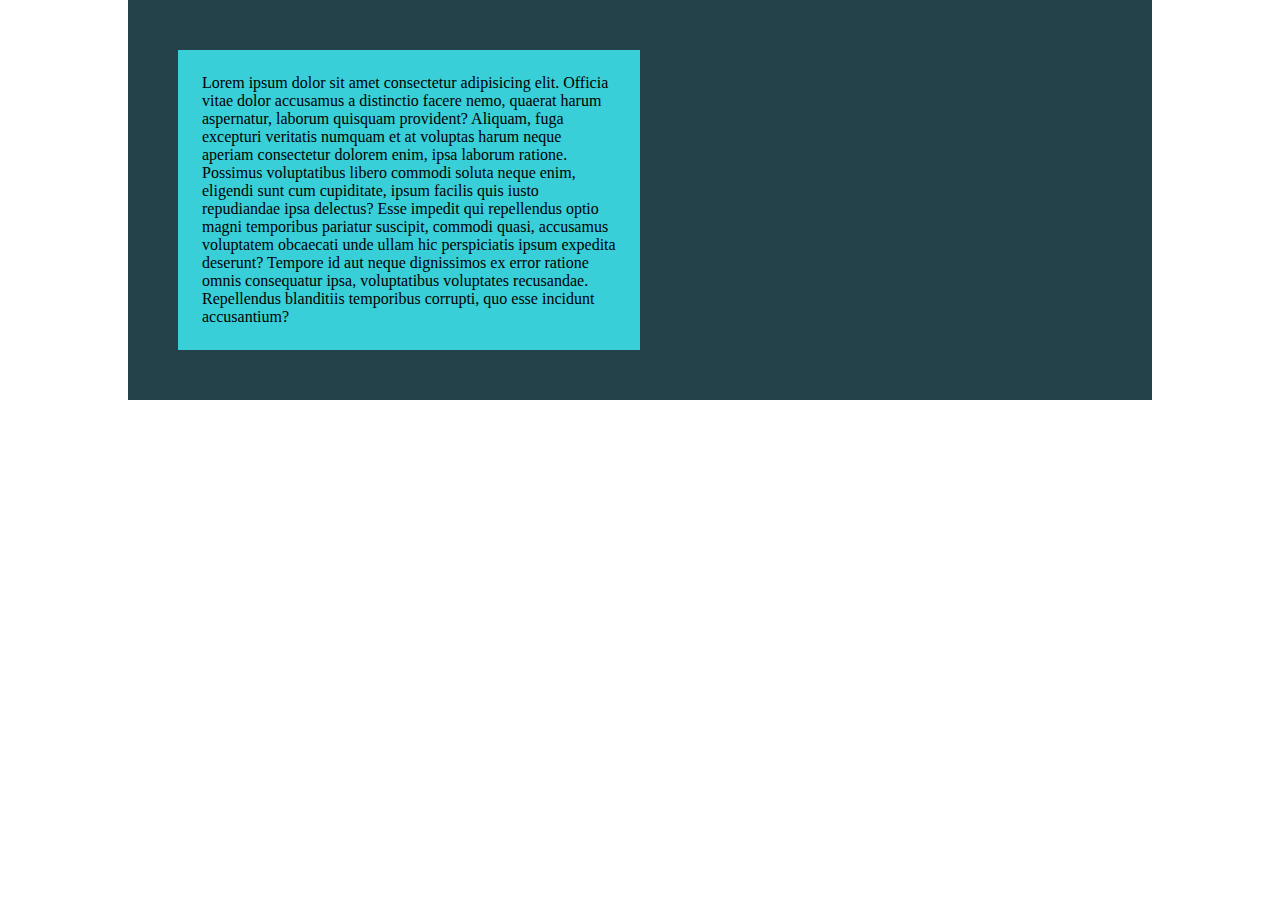
<file: index.html>
<!DOCTYPE html>
<html lang="en">
<head>
    <meta charset="UTF-8">
    <meta name="viewport" content="width=device-width, initial-scale=1.0">
    <title>Responsive Layouts</title>
    <link rel="stylesheet" href="style.css">
</head>
<body>
    <div class="parent">
        <div class="child">
            Lorem ipsum dolor sit amet consectetur adipisicing elit. Officia vitae dolor
            accusamus a distinctio facere nemo, quaerat harum aspernatur, laborum quisquam
            provident? Aliquam, fuga excepturi veritatis numquam et at voluptas harum neque
            aperiam consectetur dolorem enim, ipsa laborum ratione. Possimus voluptatibus 
            libero commodi soluta neque enim, eligendi sunt cum cupiditate, ipsum facilis 
            quis iusto repudiandae ipsa delectus? Esse impedit qui repellendus optio magni 
            temporibus pariatur suscipit, commodi quasi, accusamus voluptatem obcaecati unde 
            ullam hic perspiciatis ipsum expedita deserunt? Tempore id aut neque dignissimos 
            ex error ratione omnis consequatur ipsa, voluptatibus voluptates recusandae. 
            Repellendus blanditiis temporibus corrupti, quo esse incidunt accusantium?
        </div>
    </div>
</body>
</html>
</file>
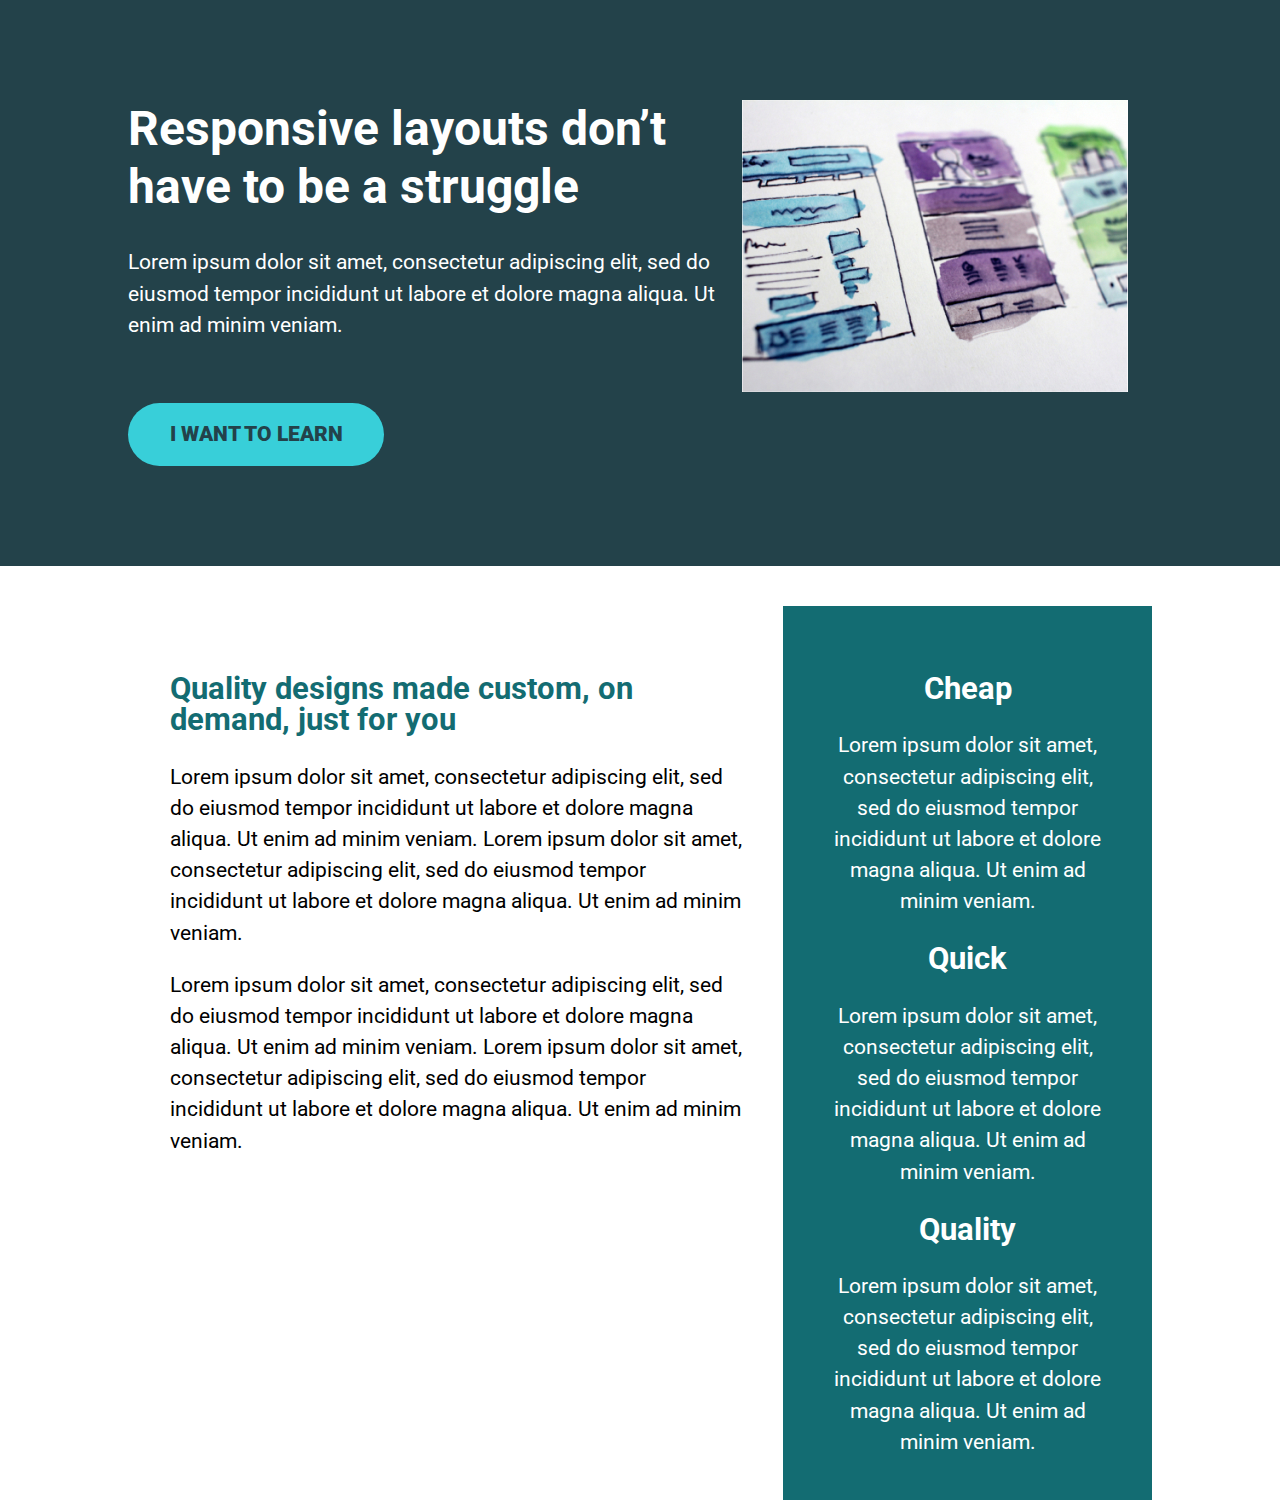
<file: 02-6 - challenge 2/index.html>
<!DOCTYPE html>
<html lang="en">

<head>
    <meta charset="UTF-8">
    <meta name="viewport" content="width=device-width, initial-scale=1.0">
    <title>Conquering Rsponsive Layouts</title>
    <link href="https://fonts.googleapis.com/css2?family=Roboto:wght@400;900&display=swap" rel="stylesheet">
    <link rel="stylesheet" href="style.css">
</head>

<body>
    <div class="hero">
        <div class="container row">
            <div class="hero__text">
                <h1>Responsive layouts don’t have to be a struggle</h1>
                <p>Lorem ipsum dolor sit amet, consectetur adipiscing elit, sed do eiusmod tempor incididunt ut labore
                    et dolore magna aliqua. Ut enim ad minim veniam.</p>
                <a href="#" class="btn">I want to learn</a>
            </div>
            <div class="hero__img">
                <img src="./img/hero-img.jpg" alt="web-layout">
            </div>
        </div>
    </div>
    <div class="container row">
        <div class="two-row">
            <h2 class="two-row-title">
                Quality designs made custom, on demand, just for you
            </h2>

            <p>
                Lorem ipsum dolor sit amet, consectetur adipiscing elit, sed do eiusmod tempor incididunt ut labore
                et
                dolore magna aliqua. Ut enim ad minim veniam. Lorem ipsum dolor sit amet, consectetur adipiscing
                elit,
                sed do eiusmod tempor incididunt ut labore et dolore magna aliqua. Ut enim ad minim veniam.
            </p>

            <p>
                Lorem ipsum dolor sit amet, consectetur adipiscing elit, sed do eiusmod tempor incididunt ut labore
                et
                dolore magna aliqua. Ut enim ad minim veniam. Lorem ipsum dolor sit amet, consectetur adipiscing
                elit,
                sed do eiusmod tempor incididunt ut labore et dolore magna aliqua. Ut enim ad minim veniam.
            </p>
        </div>
        <div class="three-row">
            <h2>
                Cheap
            </h2>
            <p>
            Lorem ipsum dolor sit amet, consectetur adipiscing elit, sed do eiusmod tempor incididunt ut labore
            et dolore magna aliqua. Ut enim ad minim veniam.
            </p>

            <h2>
                Quick
            </h2>
            Lorem ipsum dolor sit amet, consectetur adipiscing elit, sed do eiusmod tempor incididunt ut labore et
            dolore magna aliqua. Ut enim ad minim veniam.

            <h2>
                Quality
            </h2>
            Lorem ipsum dolor sit amet, consectetur adipiscing elit, sed do eiusmod tempor incididunt ut labore et
            dolore magna aliqua. Ut enim ad minim veniam.
        </div>

    </div>



</body>

</html>
</file>
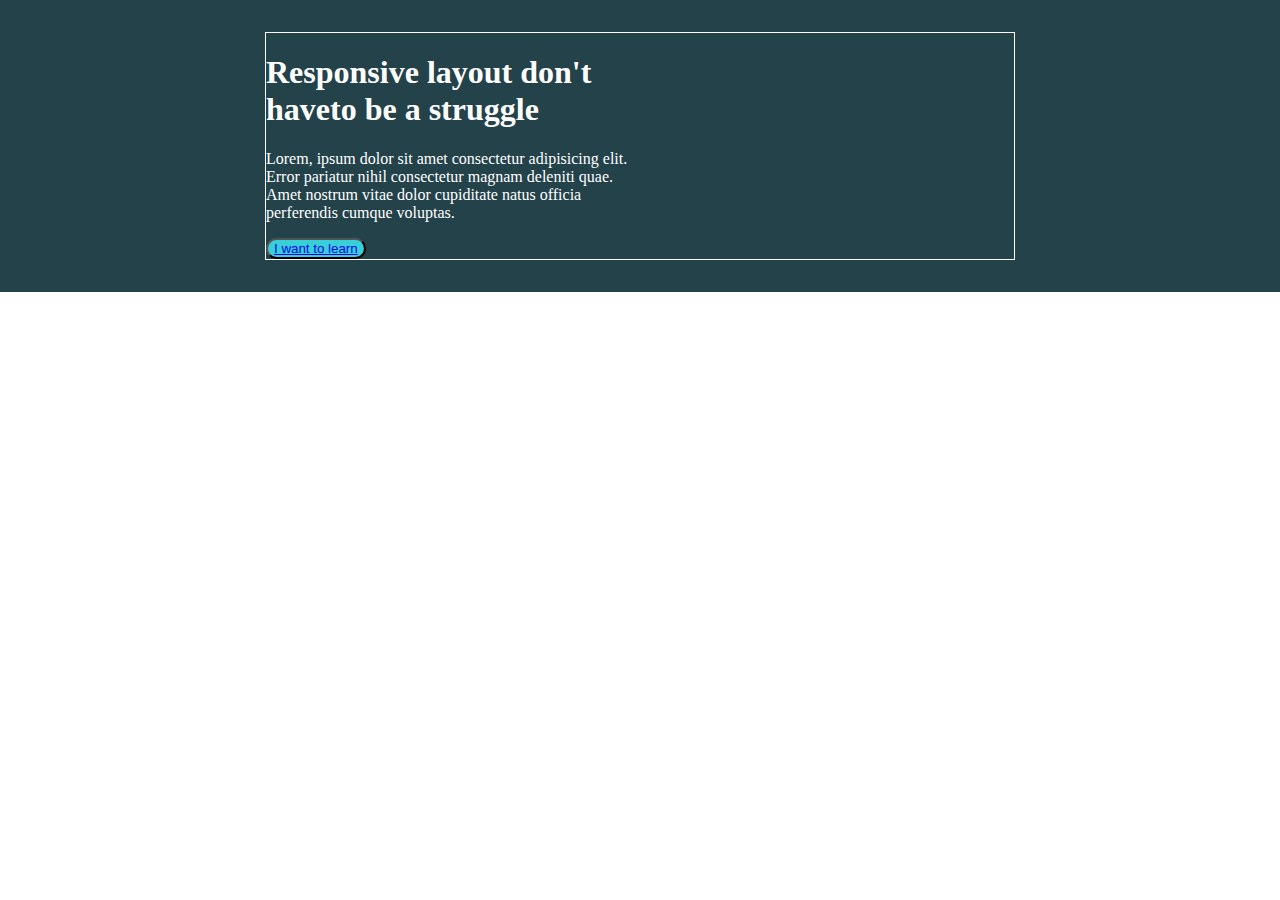
<file: challenge-03/index.html>
<!DOCTYPE html>
<html lang="en">

<head>
    <meta charset="UTF-8">
    <meta name="viewport" content="width=device-width, initial-scale=1.0">
    <title>Challenge-03</title>
    <link rel="stylesheet" href="style.css">
</head>

<body>
    <div class="container">
        <div class="inner">
            <div class="innest">
                <h1>Responsive layout don't haveto be a struggle</h1>
                <p>Lorem, ipsum dolor sit amet consectetur adipisicing elit.
                    Error pariatur nihil consectetur magnam deleniti quae.
                    Amet nostrum vitae dolor cupiditate natus officia perferendis
                    cumque voluptas.</p>
                <div class="button">
                    <button><a href="#">I want to learn</a></button>
                </div>
            </div>
        </div>

    </div>
</body>

</html>
</file>
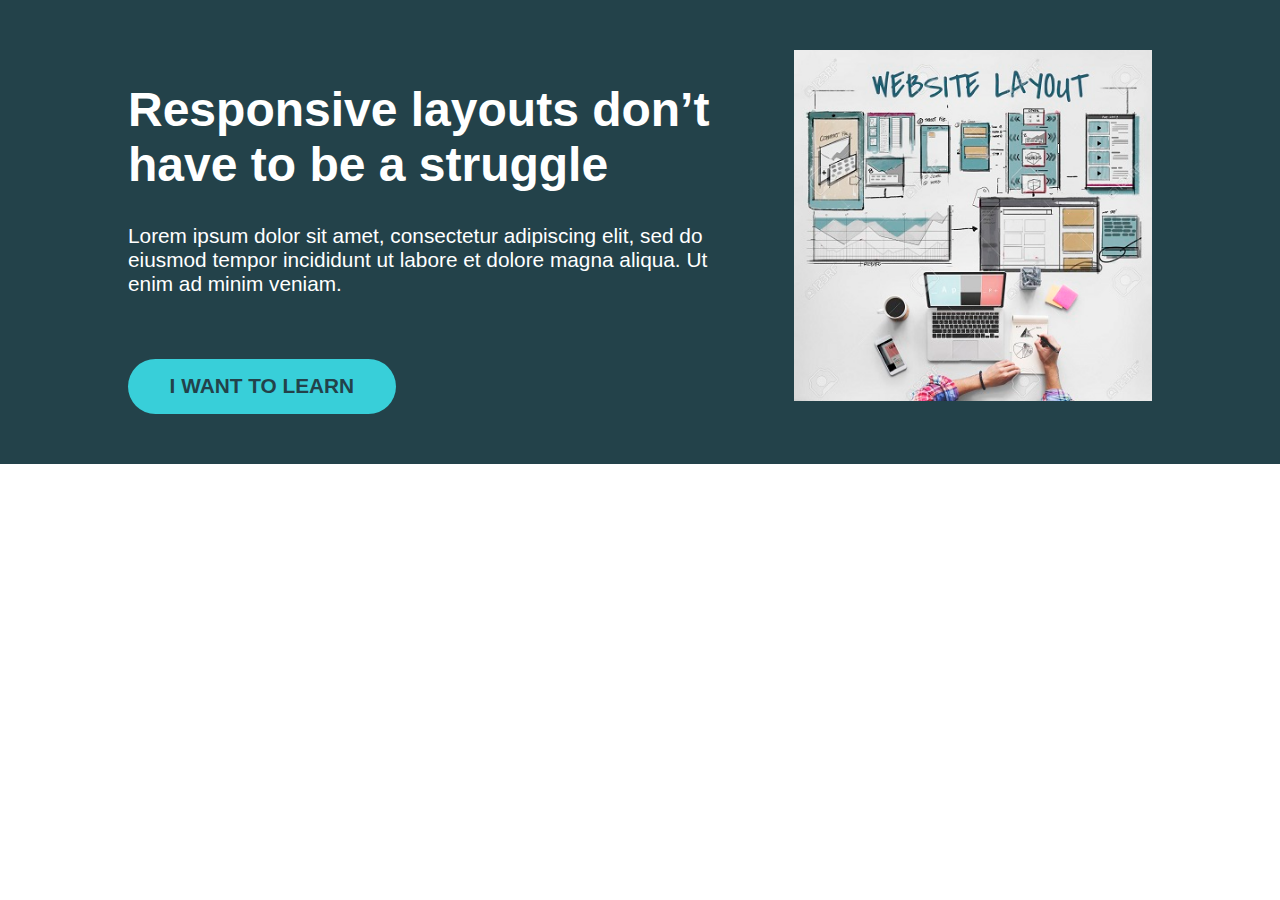
<file: challenge-04/index.html>
<!DOCTYPE html>
<html lang="en">

<head>
    <meta charset="UTF-8">
    <meta name="viewport" content="width=device-width, initial-scale=1.0">
    <title>Challenge-04</title>
    <link rel="stylesheet" href="style.css">
</head>

<body>
    <div class="hero">
        <div class="container row">
            <div class="hero__text">
                <h1>Responsive layouts don’t have to be a struggle</h1>
                <p>Lorem ipsum dolor sit amet, consectetur adipiscing elit, sed do eiusmod tempor incididunt ut labore
                    et dolore magna aliqua. Ut enim ad minim veniam.</p>
                <a href="#" class="btn">I want to learn</a>
            </div>
            <img class="hero__image" src="./asset/web-template-layout-draft-sketch.jpg" alt="web-layout" >
        </div>
    </div>

</body>

</html>
</file>
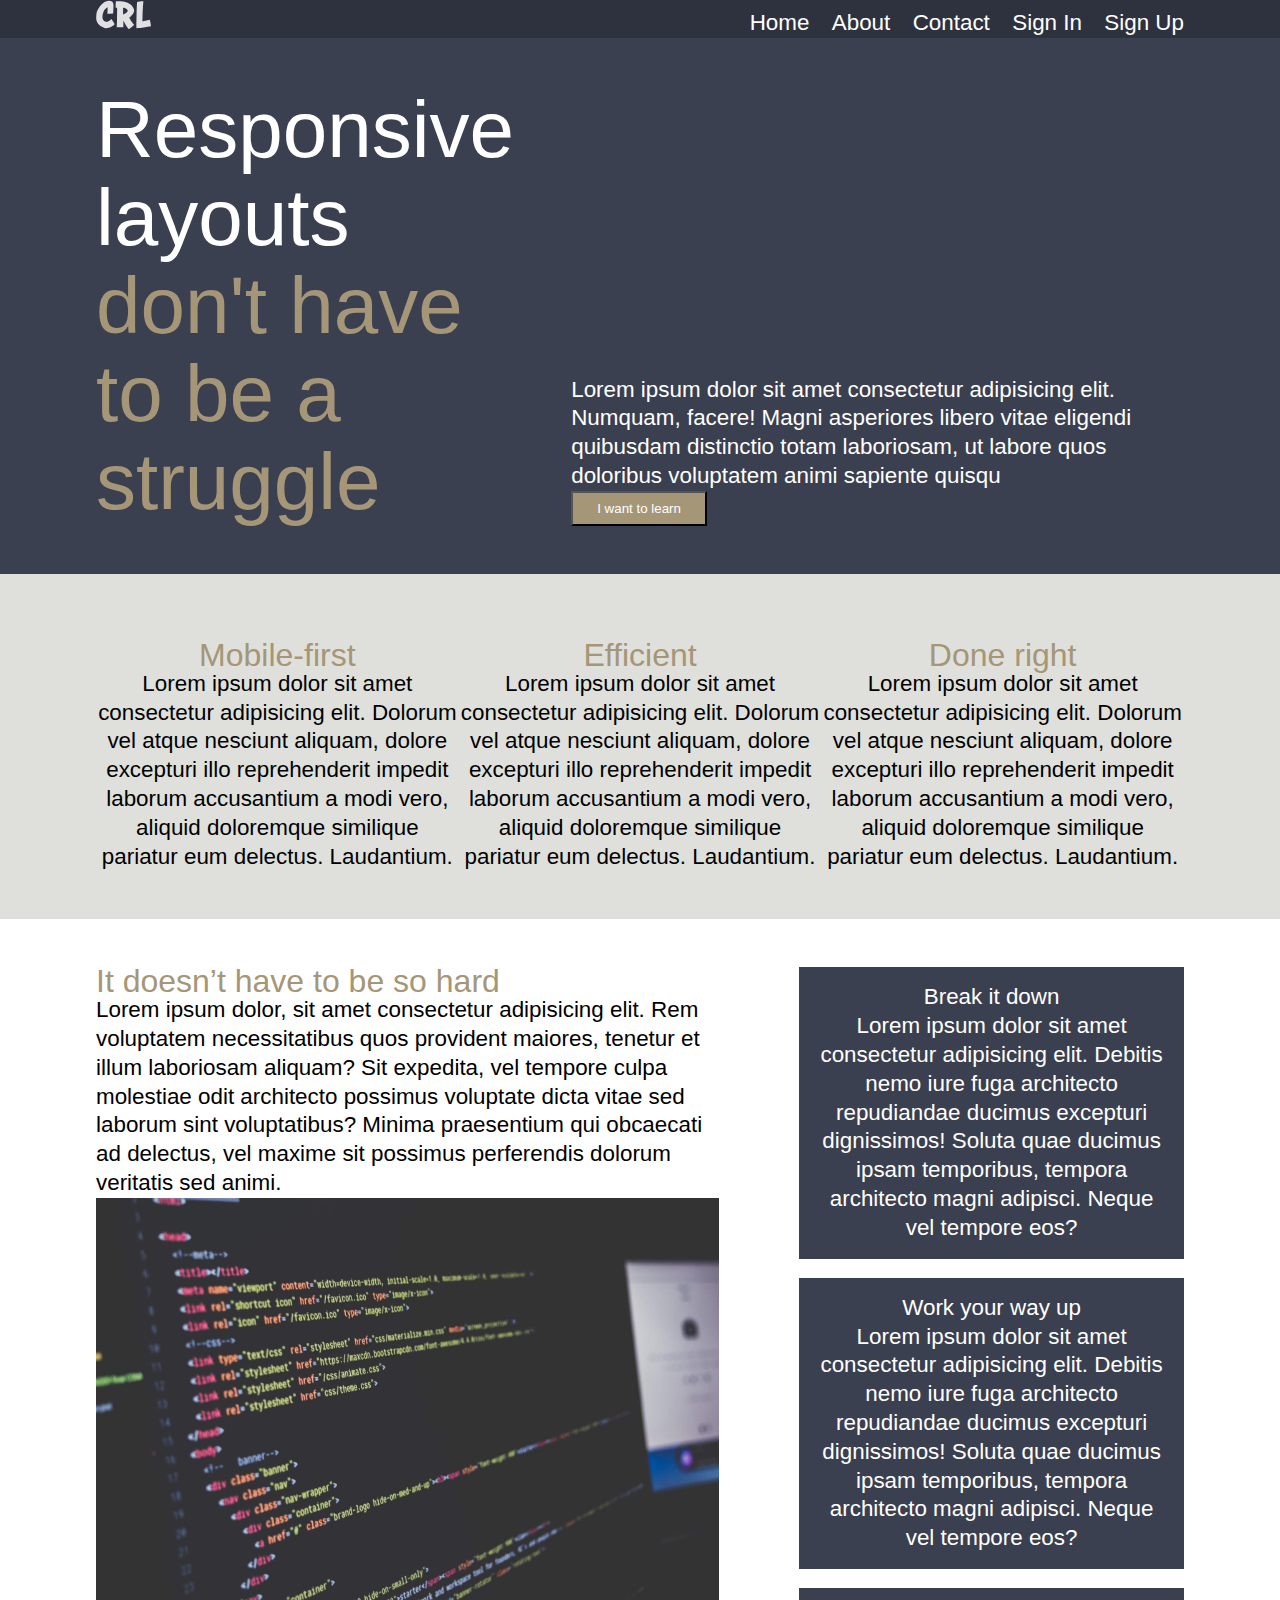
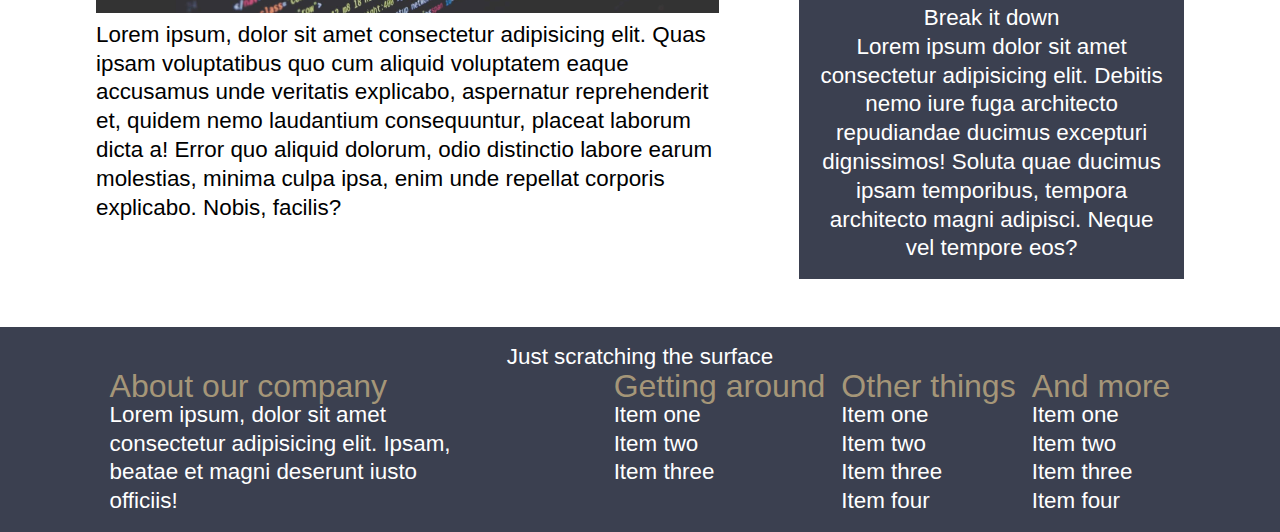
<file: final-project/index.html>
<!DOCTYPE html>
<html lang="en">

<head>
    <meta charset="UTF-8">
    <meta name="viewport" content="width=device-width, initial-scale=1.0">
    <title>Final Project</title>
    <link rel="stylesheet" href="reset.css">
    <link rel="stylesheet" href="style2.css">
</head>

<body>

    <header>
        <div class="container row navigation">
            <a class="logo" href="#" class="nav__image">
                <img src="./assets/logo.svg" alt="svg logo">
            </a>
            <nav class="nav__links">
                <ul class="links">
                    <li class="nav__item"><a href="">Home</a></li>
                    <li class="nav__item"><a href="">About</a></li>
                    <li class="nav__item"><a href="">Contact</a></li>
                    <li class="nav__item"><a href="">Sign In</a></li>
                    <li class="nav__item sign_up"><a href="#">Sign Up</a></li>
                </ul>
            </nav>
        </div>
    </header>
    <section class="hero first_section ">
        <div class="container row ">
            <h1 class="hero__section__title">Responsive layouts <span class="brown">don't have to be a struggle</span>
            </h1>
            <div class="hero__text ">
                <p class="text">Lorem ipsum dolor sit amet consectetur adipisicing elit. Numquam, facere! Magni
                    asperiores libero vitae eligendi quibusdam distinctio totam laboriosam, ut labore quos doloribus
                    voluptatem animi sapiente quisqu</p>

                <button class="hero__button" type="button">
                    I want to learn
                </button>

            </div>
        </div>
    </section>
    <section class="three-col second_section">
        <div class="container row second_section_smaller_screen">

            <div class="three__col__text section_div">
                <h2 class="section__title brown">Mobile-first</h2>
                <p>Lorem ipsum dolor sit amet consectetur adipisicing elit. Dolorum vel atque nesciunt aliquam, dolore
                    excepturi illo reprehenderit impedit laborum accusantium a modi vero, aliquid doloremque similique
                    pariatur eum delectus. Laudantium.</p>
            </div>
            <div class="three__col__text section_div">
                <h2 class="section__title brown">Efficient</h2>
                <p>Lorem ipsum dolor sit amet consectetur adipisicing elit. Dolorum vel atque nesciunt aliquam, dolore
                    excepturi illo reprehenderit impedit laborum accusantium a modi vero, aliquid doloremque similique
                    pariatur eum delectus. Laudantium.</p>
            </div>
            <div class="three__col__text section_div">
                <h2 class="section__title brown">Done right</h2>
                <p>Lorem ipsum dolor sit amet consectetur adipisicing elit. Dolorum vel atque nesciunt aliquam, dolore
                    excepturi illo reprehenderit impedit laborum accusantium a modi vero, aliquid doloremque similique
                    pariatur eum delectus. Laudantium.</p>
            </div>
        </div>
    </section>
    <section class=" third__section container">

        <main>
            <h2 class="section__title brown">It doesn’t have to be so hard</h2>
            <div class="main__text">
                <p>Lorem ipsum dolor, sit amet consectetur adipisicing elit. Rem voluptatem necessitatibus quos
                    provident maiores, tenetur et illum laboriosam aliquam? Sit expedita, vel tempore culpa molestiae
                    odit architecto possimus voluptate dicta vitae sed laborum sint voluptatibus? Minima praesentium qui
                    obcaecati ad delectus, vel maxime sit possimus perferendis dolorum veritatis sed animi.</p>
            </div>
            <div class="main__image">
                <img src="./assets/code.jpg" alt="website layouts">
            </div>
            <div class="main__text">
                <p>Lorem ipsum, dolor sit amet consectetur adipisicing elit. Quas ipsam voluptatibus quo cum aliquid
                    voluptatem eaque accusamus unde veritatis explicabo, aspernatur reprehenderit et, quidem nemo
                    laudantium consequuntur, placeat laborum dicta a! Error quo aliquid dolorum, odio distinctio labore
                    earum molestias, minima culpa ipsa, enim unde repellat corporis explicabo. Nobis, facilis?</p>
            </div>
        </main>
        <aside class="three__col__text aside__at__screens ">
            <div class="section_div bg__dark">
                <h2 class="setction__title light">Break it down</h2>
                <p>Lorem ipsum dolor sit amet consectetur adipisicing elit. Debitis nemo iure fuga architecto
                    repudiandae ducimus excepturi dignissimos! Soluta quae ducimus ipsam temporibus, tempora architecto
                    magni adipisci. Neque vel tempore eos?</p>
            </div>
            <div class="section_div bg__dark">
                <h2 class="setction__title light">Work your way up</h2>
                <p>Lorem ipsum dolor sit amet consectetur adipisicing elit. Debitis nemo iure fuga architecto
                    repudiandae ducimus excepturi dignissimos! Soluta quae ducimus ipsam temporibus, tempora architecto
                    magni adipisci. Neque vel tempore eos?</p>
            </div>
            <div class="section_div bg__dark">
                <h2 class="setction__title light">Break it down</h2>
                <p>Lorem ipsum dolor sit amet consectetur adipisicing elit. Debitis nemo iure fuga architecto
                    repudiandae ducimus excepturi dignissimos! Soluta quae ducimus ipsam temporibus, tempora architecto
                    magni adipisci. Neque vel tempore eos?</p>
            </div>

        </aside>

    </section>
    </div>
    <footer class="bg__dark">
        <div class="container footer_flex">
            <h1 class="footer__section__title light">Just scratching the surface</h1>
            <div class="footer__groups">
                <div class="last__text">
                    <h3 class="last__title brown">About our company</h3>
                    <div class="last__p">
                        <p>Lorem ipsum, dolor sit amet consectetur adipisicing elit. Ipsam, beatae et magni deserunt
                            iusto
                            officiis!</p>
                    </div>
                </div>
                <div class="footer__links">
                    <div class="last__links">
                        <h3 class="last__title brown">Getting around</h3>
                        <ul class="list__one">
                            <li class="item">Item one</li>
                            <li class="item">Item two</li>
                            <li class="item">Item three</li>
                        </ul>
                    </div>
                    <div class="last__links">
                        <h3 class="last__title brown">Other things</h3>
                        <ul class="list__one">
                            <li class="item">Item one</li>
                            <li class="item">Item two</li>
                            <li class="item">Item three</li>
                            <li class="item">Item four</li>
                        </ul>
                    </div>
                    <div class="last__links">
                        <h3 class="last__title brown">And more</h3>
                        <ul class="list__one">
                            <li class="item">Item one</li>
                            <li class="item">Item two</li>
                            <li class="item">Item three</li>
                            <li class="item">Item four</li>
                        </ul>
                    </div>
                </div>
            </div>
        </div>

    </footer>
    </div>

</body>

</html>
</file>
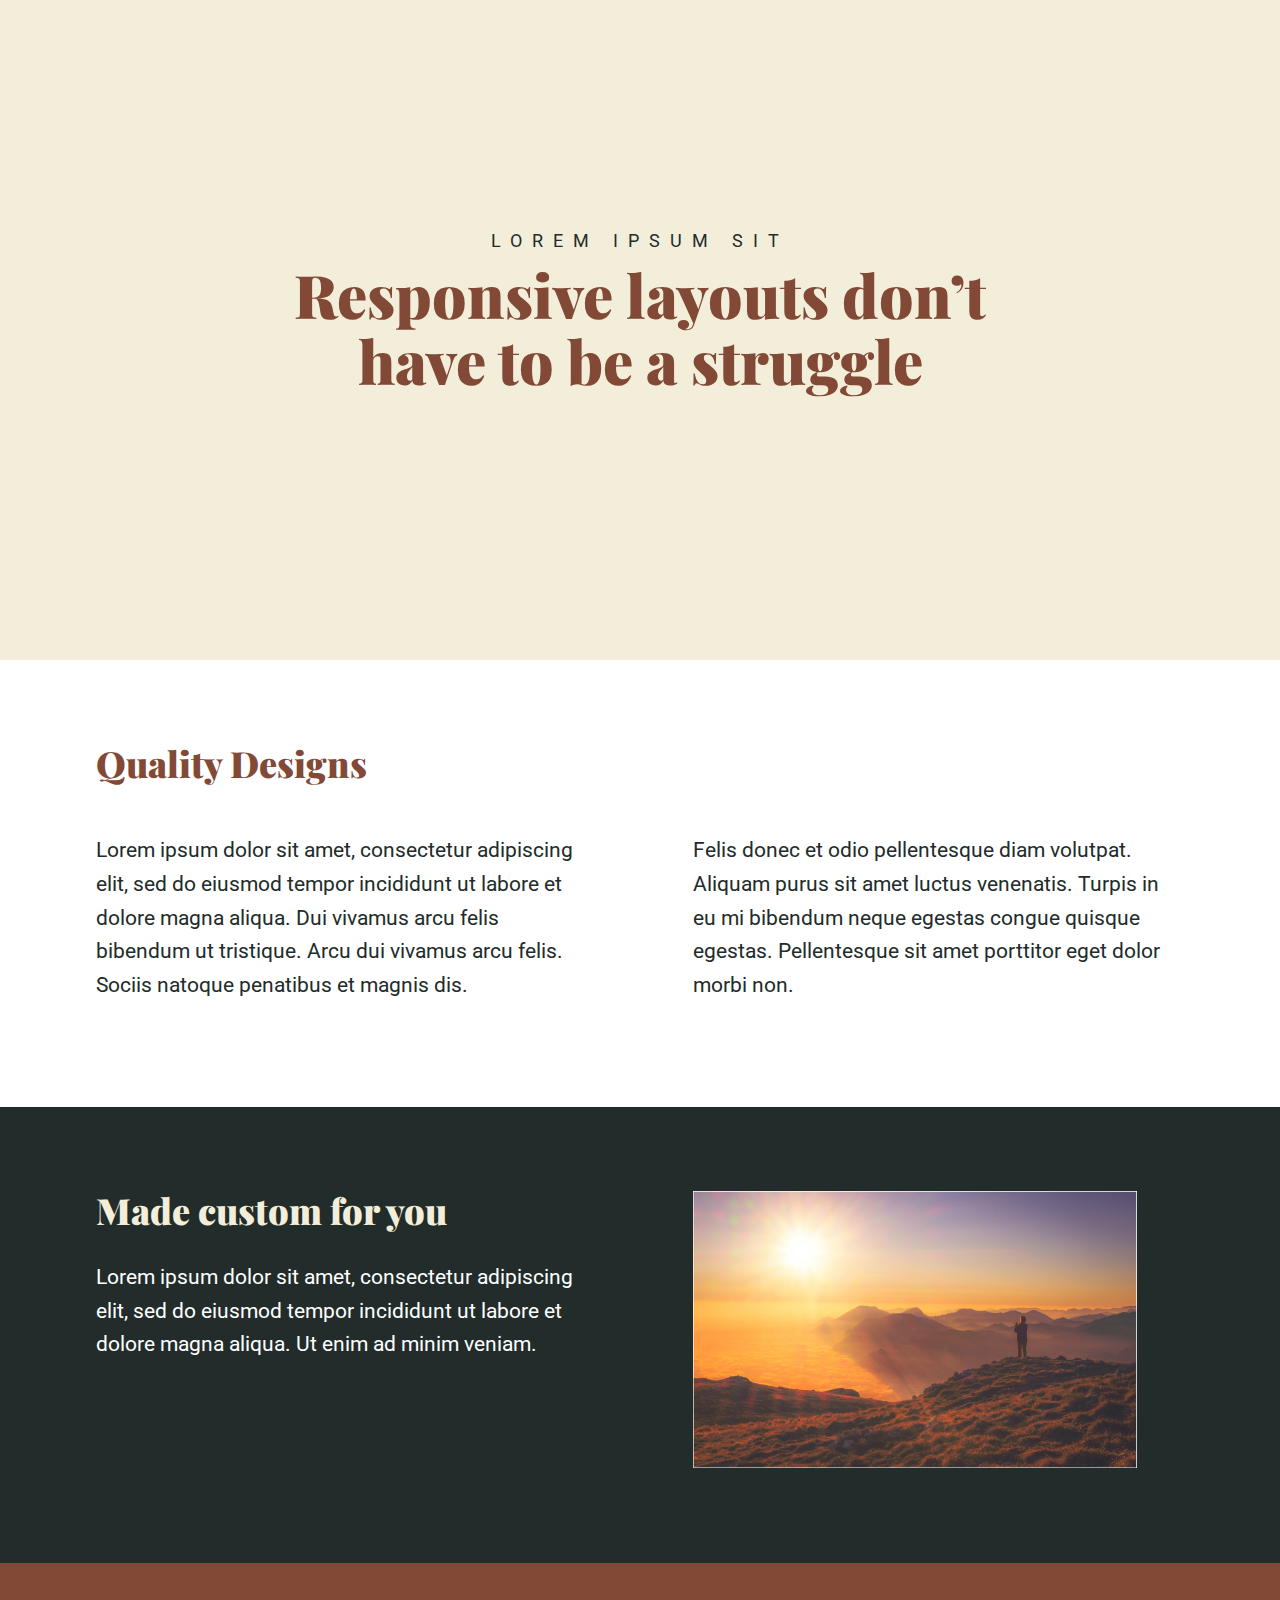
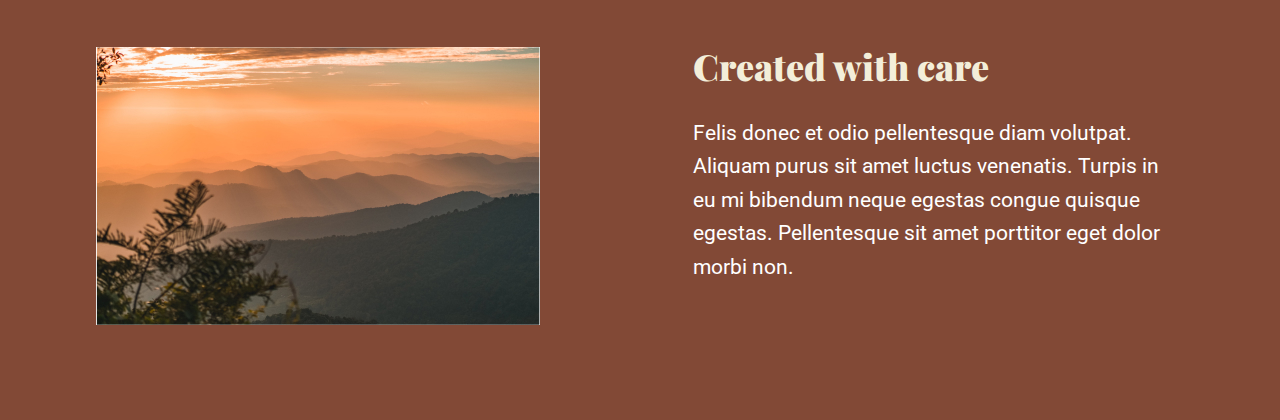
<file: flexbox-challenge-4-finished/index.html>
<!DOCTYPE html>
<html lang="en">
<head>
    <meta charset="UTF-8">
    <meta name="viewport" content="width=device-width, initial-scale=1.0">
    <title>Conquering Responsive Layouts</title>
    <link href="https://fonts.googleapis.com/css2?family=Playfair+Display:wght@900&family=Roboto:wght@300;400&display=swap" rel="stylesheet"> 
    <link rel="stylesheet" href="style.css">
</head>
<body>
    <section class="intro">
        <div class="container">
            <p class="intro__text">lorem ipsum sit</p>
            <h1 class="intro__title">Responsive layouts don’t<br>
            have to be a struggle</h1>

        </div>
    </section>

    <section class="section-two">
        <div class="container">
            <h2 class="section-title section-title--dark">Quality Designs</h2>
            <div class="row">
                <div class="col">
                    <p>Lorem ipsum dolor sit amet, consectetur adipiscing elit, sed do eiusmod tempor incididunt ut labore et dolore magna aliqua. Dui vivamus arcu felis bibendum ut tristique. Arcu dui vivamus arcu felis. Sociis natoque penatibus et magnis dis. </p>
                </div>
                <div class="col">
                    <p>Felis donec et odio pellentesque diam volutpat. Aliquam purus sit amet luctus venenatis. Turpis in eu mi bibendum neque egestas congue quisque egestas. Pellentesque sit amet porttitor eget dolor morbi non.</p>
                </div>
            </div>
        </div>
    </section>

    <section class="section-three">
        <div class="container row">
            <div class="col">
                <h2 class="section-title">Made custom for you</h2>
                <p>Lorem ipsum dolor sit amet, consectetur adipiscing elit, sed do eiusmod tempor incididunt ut labore et dolore magna aliqua. Ut enim ad minim veniam.</p>
            </div>
            <div class="col">
                <img src="img/image-01.jpg" alt="a sunset over a mountain range">
            </div>
        </div>
    </section>

    <section class="section-four">
        <div class="container row">
            <div class="col">
                <img src="img/image-02.jpg" alt="a sunset over a mountain range with tree branches in the foreground">
            </div>
            <div class="col">
                <h2 class="section-title">Created with care</h2>
                <p>Felis donec et odio pellentesque diam volutpat. Aliquam purus sit amet luctus venenatis. Turpis in eu mi bibendum neque egestas congue quisque egestas. Pellentesque sit amet porttitor eget dolor morbi non.</p>
            </div>
        </div>
    </section>
</body>
</html>
</file>
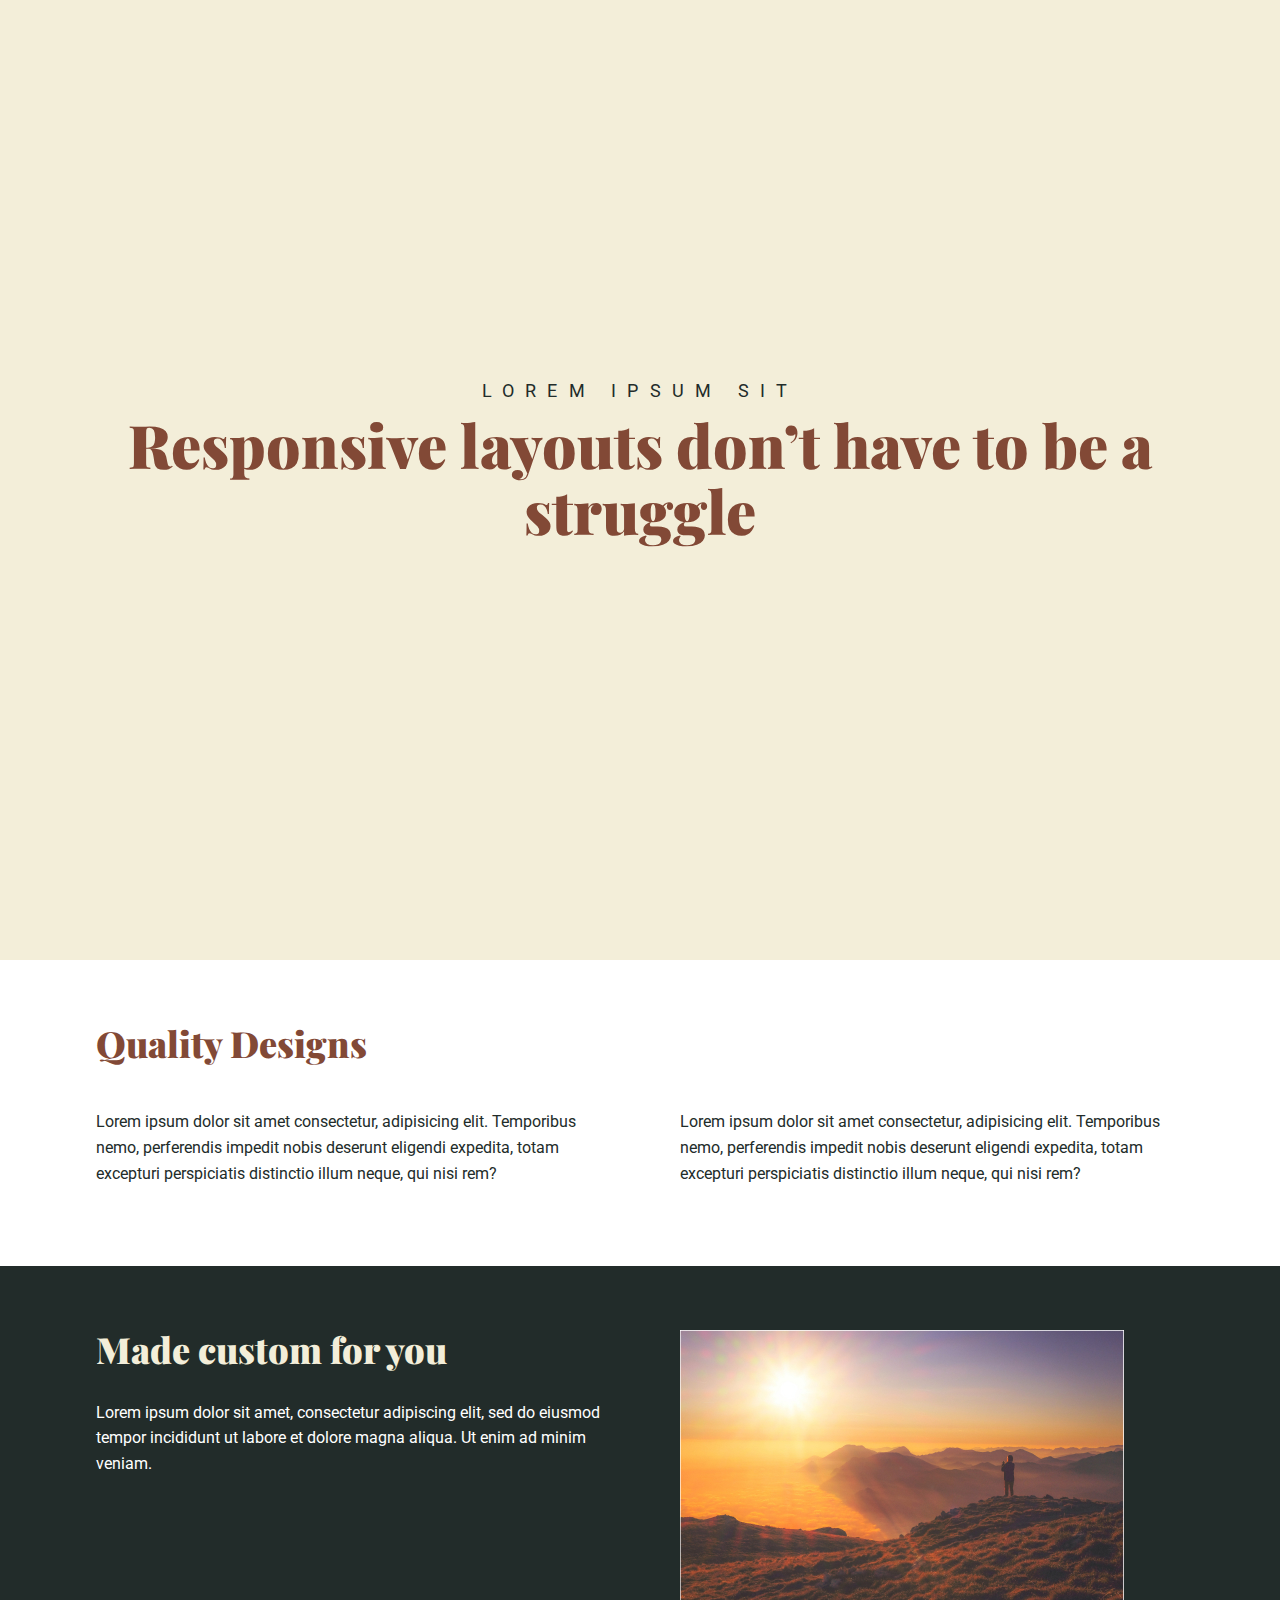
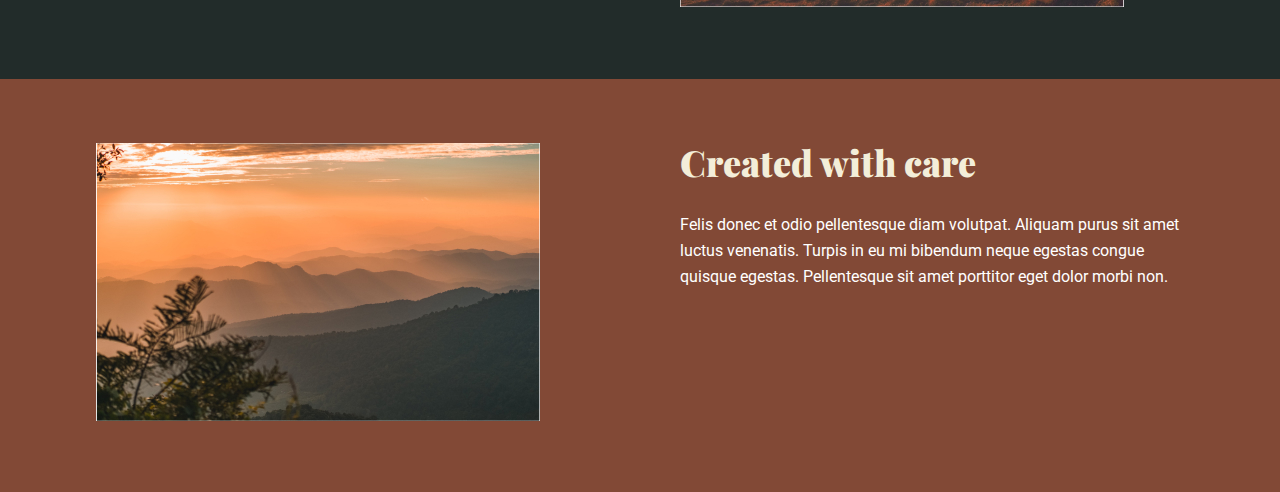
<file: flexbox-challenge-4/index.html>
<!DOCTYPE html>
<html lang="en">

<head>
    <meta charset="UTF-8">
    <meta name="viewport" content="width=device-width, initial-scale=1.0">
    <title>Flexbox-Challenge-4</title>
    <link rel="stylesheet" href="style.css">
    <link
        href="https://fonts.googleapis.com/css2?family=Playfair+Display:wght@900&family=Roboto:wght@300;400&display=swap"
        rel="stylesheet">

</head>

<body>
    <section class="intro">
        <div class="container">
            <p class="intro__text">lorem ipsum sit</p>
            <h1 class="intro__title">Responsive layouts don’t have to be a struggle</h1>
        </div>
    </section>

    <section class="section-two">
        <div class="container">
            <h2 class="section-title section__title--dark">Quality Designs</h2>
            <div class="row">
                <div class="col">
                    <p>Lorem ipsum dolor sit amet consectetur,
                        adipisicing elit. Temporibus nemo,
                        perferendis impedit nobis deserunt eligendi
                        expedita, totam excepturi perspiciatis
                        distinctio illum neque, qui nisi rem?</p>
                </div>
                <div class="col">
                    <p>Lorem ipsum dolor sit amet consectetur,
                        adipisicing elit. Temporibus nemo,
                        perferendis impedit nobis deserunt eligendi
                        expedita, totam excepturi perspiciatis
                        distinctio illum neque, qui nisi rem?</p>
                </div>
            </div>
        </div>
    </section>

    <section class="section-three">
        <div class="container">
            <div class="row">
                <div class="col">
                    <div class="section--text">
                        <h2 class="section-title">Made custom for you</h2>
                        <p>Lorem ipsum dolor sit amet, consectetur adipiscing elit,
                            sed do eiusmod tempor incididunt ut labore et dolore
                            magna aliqua. Ut enim ad minim veniam.</p>
                    </div>
                </div>
                <div class="col">
                    <img src="image-01.jpg" alt="A man looking at a sunset">
                </div>
            </div>
        </div>
    </section>

    <section class="section-four">
        <div class="container">
            <div class="row">
                <div class="col">
                    <img src="image-02.jpg" alt="A look at a sunset behind a tree branch">
                </div>
                <div class="col">
                    <div class="section--text">
                        <h2 class="section-title">Created with care</h2>
                        <p>Felis donec et odio pellentesque diam volutpat. Aliquam
                            purus sit amet luctus venenatis. Turpis in eu mi
                            bibendum neque egestas congue quisque egestas.
                            Pellentesque sit amet porttitor eget dolor morbi non.</p>
                    </div>
                </div>
            </div>
        </div>
    </section>

</body>

</html>
</file>
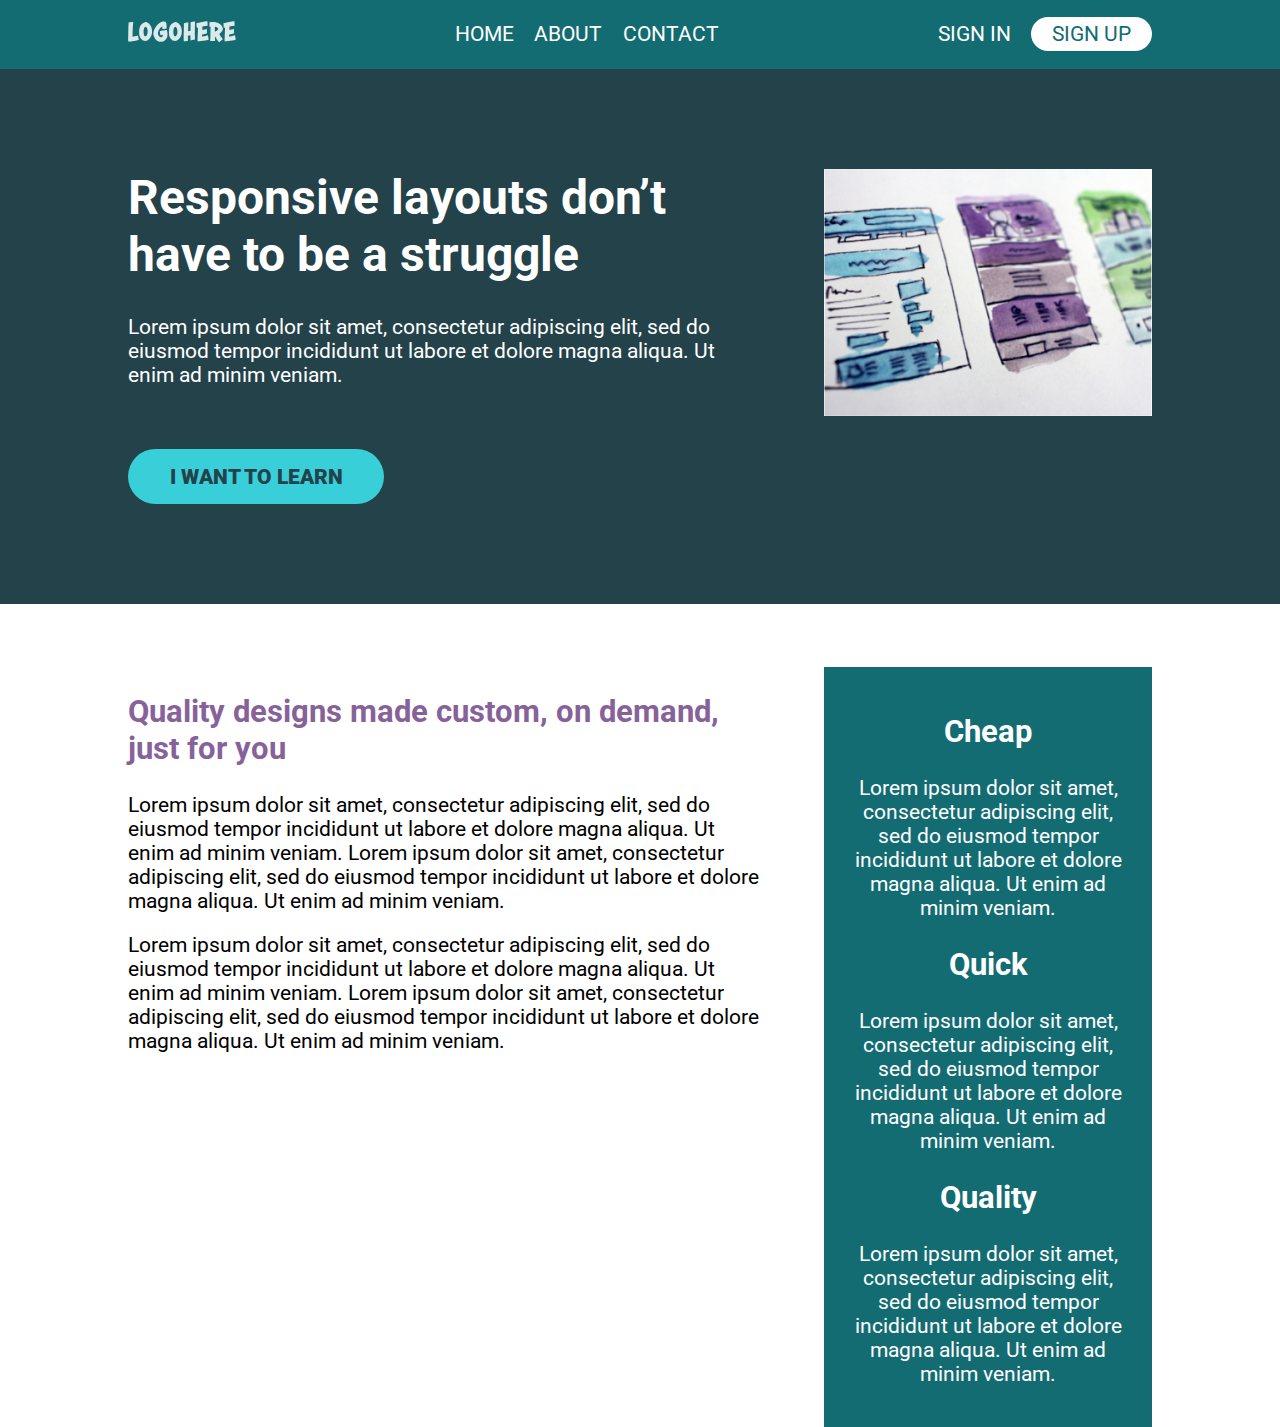
<file: nav-challenge/index.html>
<!DOCTYPE html>
<html lang="en">

<head>
    <meta charset="UTF-8">
    <meta name="viewport" content="width=device-width, initial-scale=1.0">
    <title>Conquering Responsive Layouts</title>
    <link href="https://fonts.googleapis.com/css2?family=Roboto:wght@400;900&display=swap" rel="stylesheet">
    <link rel="stylesheet" href="style.css">
</head>

<body>
    <header>
        <div class="container row">
            <div class="logo">
                <a href="#"><img src="./img/logo.svg" alt="logo-image"></a>
            </div>
            <nav class="nav ">
                <ul class="nav__list nav__list--primary">
                    <li class="nav__item"><a href="#" class="nav__link">Home</a></li>
                    <li class="nav__item"><a href="#" class="nav__link">About</a></li>
                    <li class="nav__item"><a href="#" class="nav__link">Contact</a></li>
                </ul>
                <div class="nav__list nav__list--seconday">
                    <li class="nav__item"><a href="#" class="nav__link">Sign In</a></li>
                    <li class="nav__item"><a href="#" class="nav__link nav__link--button">Sign up</a></li>
                </div>
        </div>
        </nav>
    </header>

    <section class="hero">
        <div class="container row">
            <div class="hero__text">
                <h1>Responsive layouts don’t have to be a struggle</h1>
                <p>Lorem ipsum dolor sit amet, consectetur adipiscing elit, sed do eiusmod tempor incididunt ut labore
                    et dolore magna aliqua. Ut enim ad minim veniam.</p>
                <a href="#" class="btn">I want to learn</a>
            </div>
            <img src="img/hero-img.jpg" alt="UX design sketches" class="hero__img">
        </div>
    </section>

    <main class="main container row">
        <section class="primary-content">
            <h2 class="section-title">Quality designs made custom, on demand, just for you</h2>
            <p>Lorem ipsum dolor sit amet, consectetur adipiscing elit, sed do eiusmod tempor incididunt ut labore et
                dolore magna aliqua. Ut enim ad minim veniam. Lorem ipsum dolor sit amet, consectetur adipiscing elit,
                sed do eiusmod tempor incididunt ut labore et dolore magna aliqua. Ut enim ad minim veniam.</p>
            <p>Lorem ipsum dolor sit amet, consectetur adipiscing elit, sed do eiusmod tempor incididunt ut labore et
                dolore magna aliqua. Ut enim ad minim veniam. Lorem ipsum dolor sit amet, consectetur adipiscing elit,
                sed do eiusmod tempor incididunt ut labore et dolore magna aliqua. Ut enim ad minim veniam.</p>
        </section>
        <aside class="sidebar">
            <h2 class="sidebar-title">Cheap</h2>
            <p>Lorem ipsum dolor sit amet, consectetur adipiscing elit, sed do eiusmod tempor incididunt ut labore et
                dolore magna aliqua. Ut enim ad minim veniam.</p>

            <h2 class="sidebar-title">Quick</h2>
            <p>Lorem ipsum dolor sit amet, consectetur adipiscing elit, sed do eiusmod tempor incididunt ut labore et
                dolore magna aliqua. Ut enim ad minim veniam.</p>

            <h2 class="sidebar-title">Quality</h2>
            <p>Lorem ipsum dolor sit amet, consectetur adipiscing elit, sed do eiusmod tempor incididunt ut labore et
                dolore magna aliqua. Ut enim ad minim veniam.</p>
        </aside>
    </main>



</body>

</html>
</file>
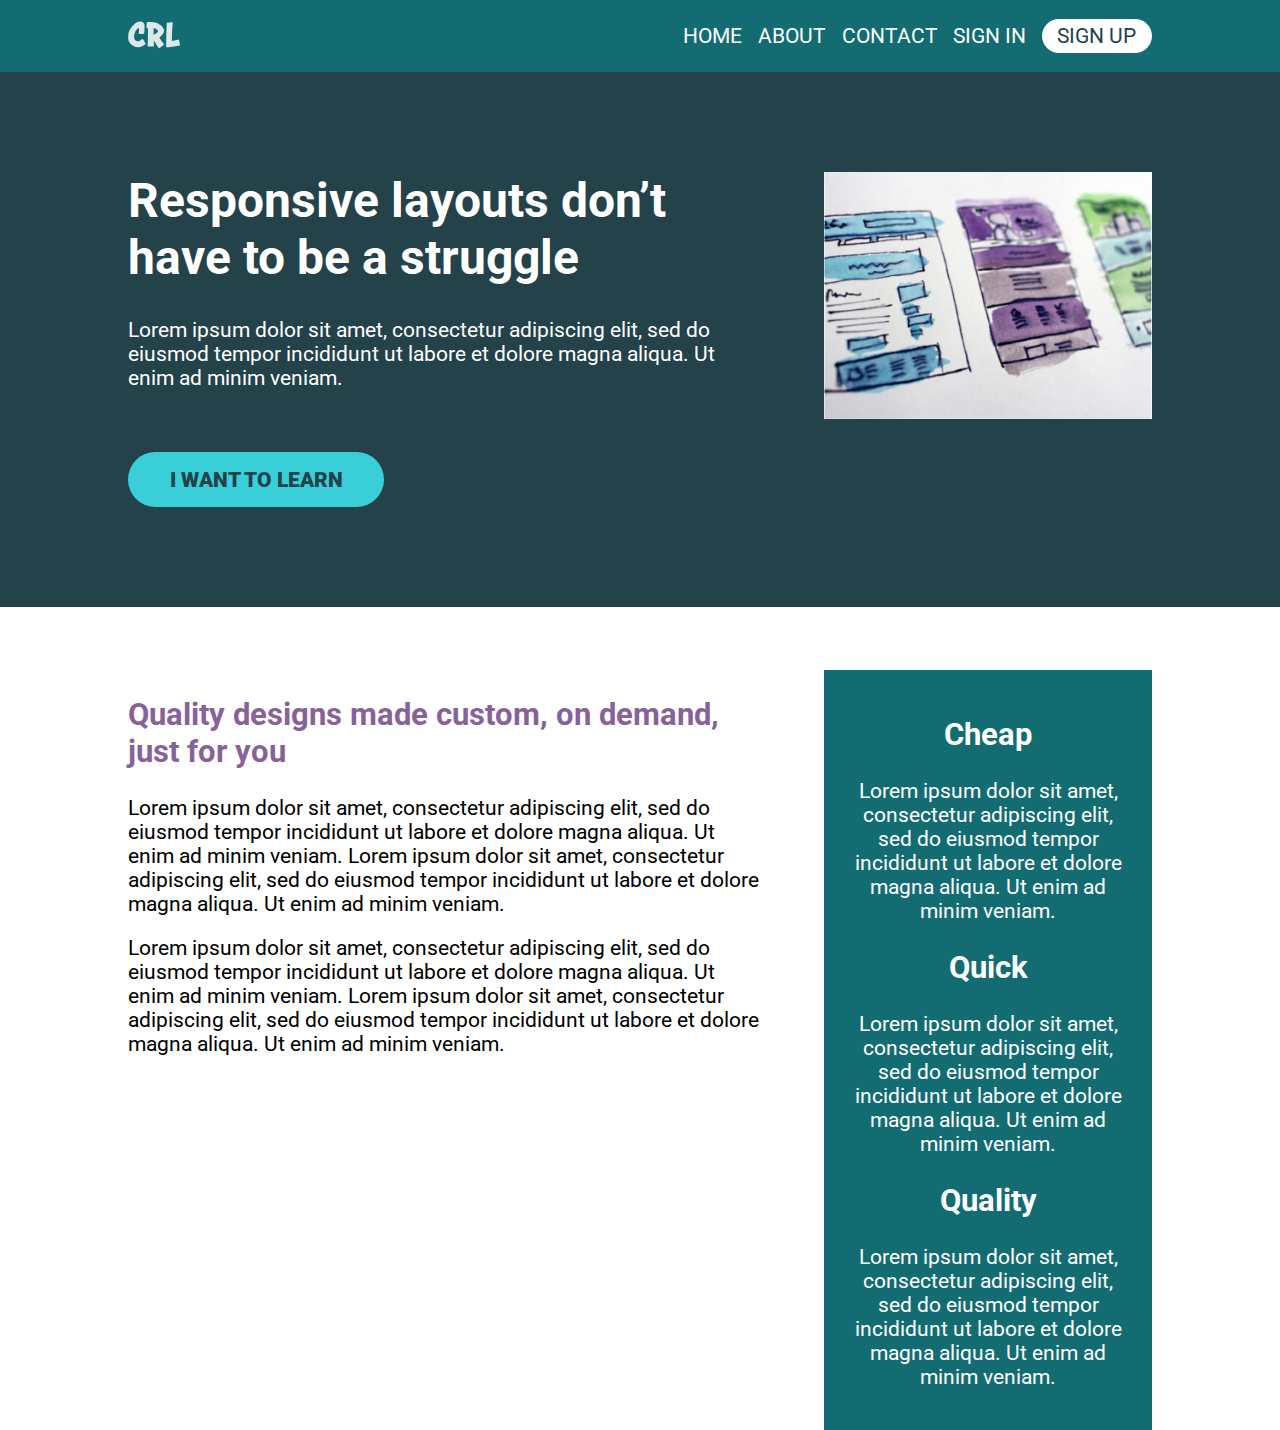
<file: nav-challenge02/index.html>
<!DOCTYPE html>
<html lang="en">
<head>
    <meta charset="UTF-8">
    <meta name="viewport" content="width=device-width, initial-scale=1.0">
    <title>Conquering Responsive Layouts</title>
    <link href="https://fonts.googleapis.com/css2?family=Roboto:wght@400;900&display=swap" rel="stylesheet"> 
    <link rel="stylesheet" href="style.css">
</head>
<body>
    <header> 
        <div class="container row">
            <button class="nav-toggle" aria-label="open navigation">
                <span class="hamburger"></span>
            </button>
            <a class="logo" href="#">
                <img src="img/logo.svg" alt="conquering responsive layouts">
            </a>
            <nav class="nav">
                <ul class="nav__list nav__list--primary">
                    <li class="nav__item"><a href="#" class="nav__link">Home</a></li>
                    <li class="nav__item"><a href="#" class="nav__link">About</a></li>
                    <li class="nav__item"><a href="#" class="nav__link">Contact</a></li>
                </ul>
                <ul class="nav__list nav__list--secondary">
                    <li class="nav__item"><a href="#" class="nav__link">Sign In</a></li>
                    <li class="nav__item"><a href="#" class="nav__link nav__link--button">Sign up</a></li>
                </ul>
            </nav>
        </div>
    </header>
    
    <section class="hero">
        <div class="container row">
            <div class="hero__text">
                <h1>Responsive layouts don’t have to be a struggle</h1>
                <p>Lorem ipsum dolor sit amet, consectetur adipiscing elit, sed do eiusmod tempor incididunt ut labore et dolore magna aliqua. Ut enim ad minim veniam.</p>
                <a href="#" class="btn">I want to learn</a>
            </div>
            <img src="img/hero-img.jpg" alt="UX design sketches" class="hero__img">
        </div>
    </section> 

    <main class="main container row">
            <section class="primary-content">
                <h2 class="section-title">Quality designs made custom, on demand, just for you</h2>
                <p>Lorem ipsum dolor sit amet, consectetur adipiscing elit, sed do eiusmod tempor incididunt ut labore et dolore magna aliqua. Ut enim ad minim veniam. Lorem ipsum dolor sit amet, consectetur adipiscing elit, sed do eiusmod tempor incididunt ut labore et dolore magna aliqua. Ut enim ad minim veniam.</p>
                <p>Lorem ipsum dolor sit amet, consectetur adipiscing elit, sed do eiusmod tempor incididunt ut labore et dolore magna aliqua. Ut enim ad minim veniam. Lorem ipsum dolor sit amet, consectetur adipiscing elit, sed do eiusmod tempor incididunt ut labore et dolore magna aliqua. Ut enim ad minim veniam.</p>
            </section>
            <aside class="sidebar">
                <h2 class="sidebar-title">Cheap</h2>
                <p>Lorem ipsum dolor sit amet, consectetur adipiscing elit, sed do eiusmod tempor incididunt ut labore et dolore magna aliqua. Ut enim ad minim veniam.</p>

                <h2 class="sidebar-title">Quick</h2>
                <p>Lorem ipsum dolor sit amet, consectetur adipiscing elit, sed do eiusmod tempor incididunt ut labore et dolore magna aliqua. Ut enim ad minim veniam.</p>

                <h2 class="sidebar-title">Quality</h2>
                <p>Lorem ipsum dolor sit amet, consectetur adipiscing elit, sed do eiusmod tempor incididunt ut labore et dolore magna aliqua. Ut enim ad minim veniam.</p>
            </aside>
    </main>

    <script src="main.js"></script>

</body>
</html>
</file>
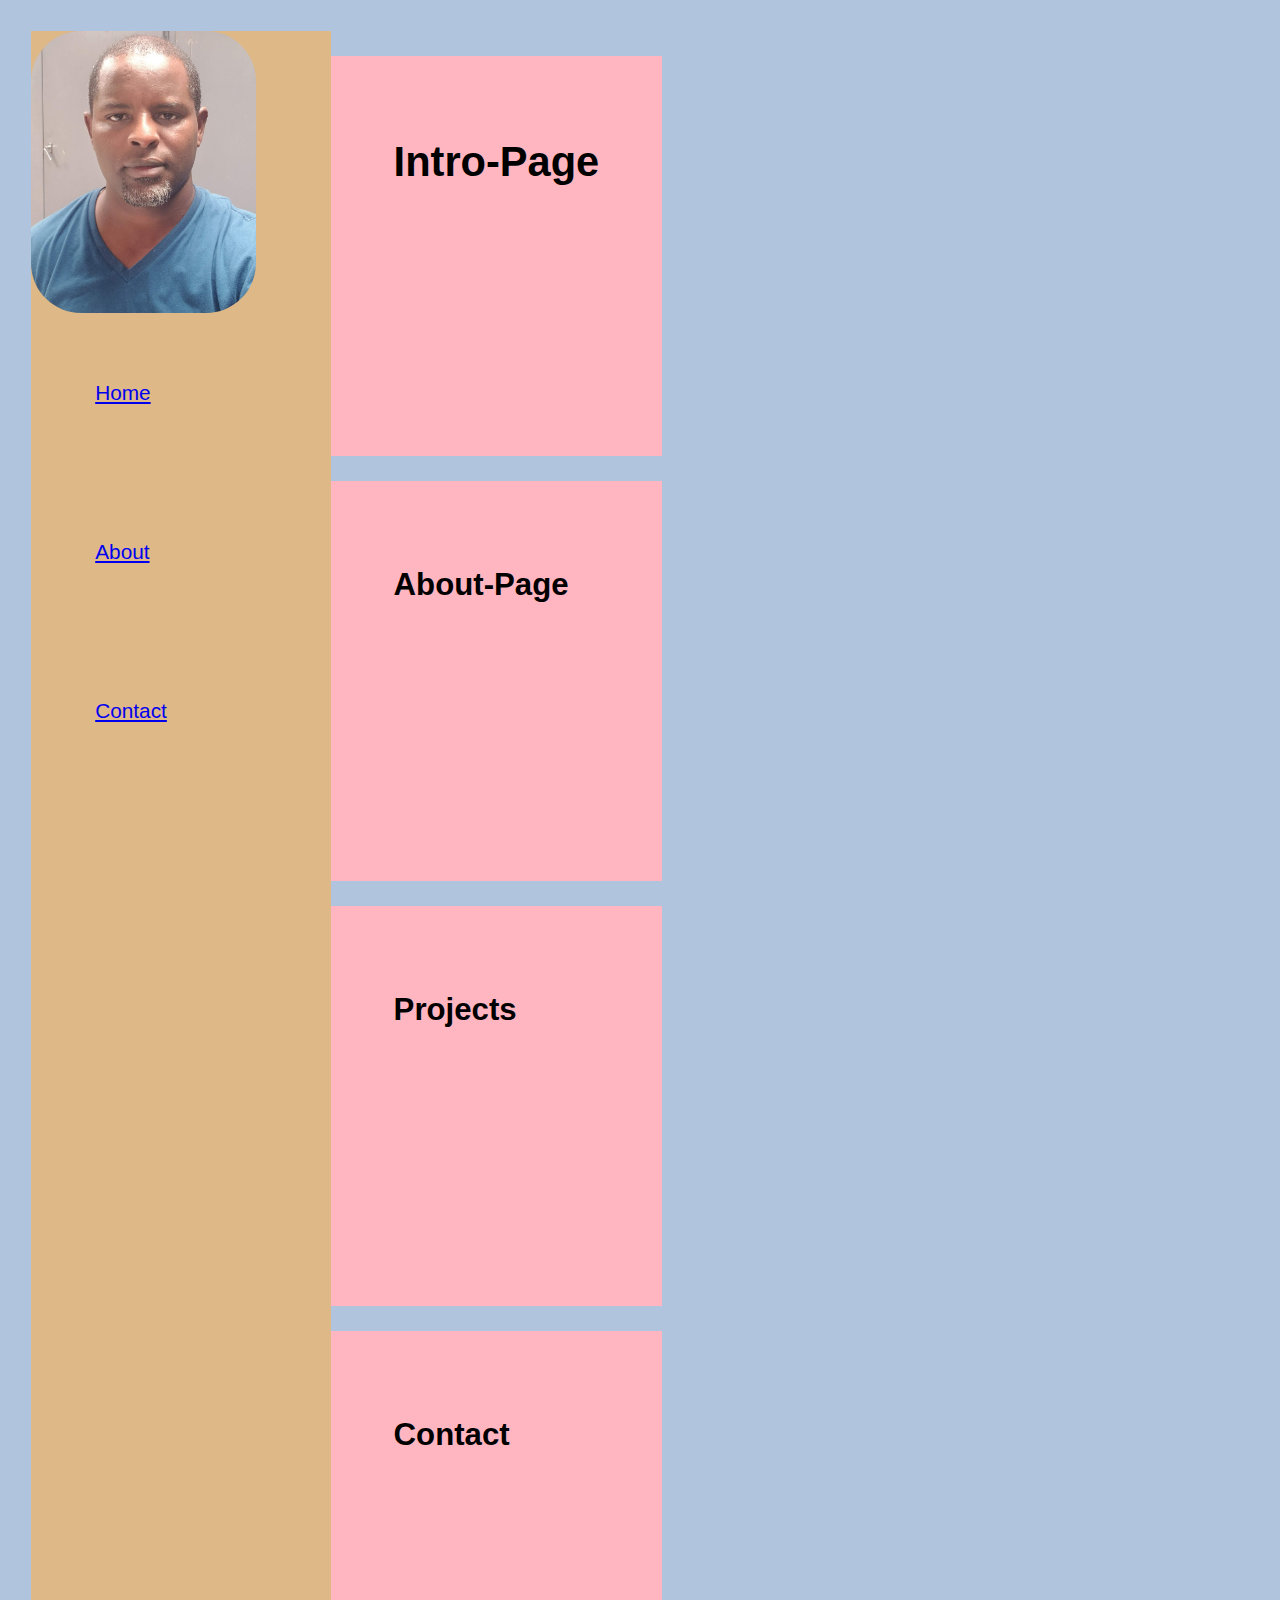
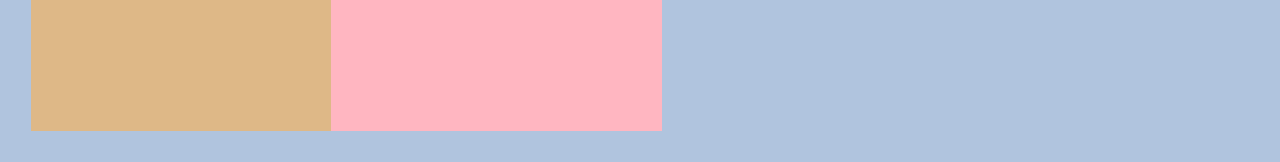
<file: port-f/index.html>
<!DOCTYPE html>
<html lang="en">

<head>
    <meta charset="UTF-8">
    <meta name="viewport" content="width=device-width, initial-scale=1.0">
    <title>Portfolio</title>
    <link rel="stylesheet" href="style.css">
</head>

<body>
    <div class="wrapper">
        <div class="container row">
            <aside class="fixed">
                <div class="logo">
                    <img src="./assets/Td.jpg" alt="profile-picture" class="profile-pic">
                </div>
                <div class="links">
                    <navbar class="nav">
                        <div class="nav-link h">
                           <a href="#">Home</a>
                        </div>
                        <div class="nav-link a">
                           <a href="#">About</a> 
                        </div>
                        <div class="nav-link c">
                            <a href="#">Contact</a>
                        </div>
                    </navbar>
                </div>
            </aside>
            <main>
                <div class="intro">
                    <h1>Intro-Page</h1>
                </div>
                <div class="about">
                    <h2>About-Page</h2>
                </div>
                <div class="proj">
                    <h2>Projects</h2>
                </div>
                <div class="contact">
                    <h2>Contact</h2>
                </div>
            </main>
        </div>
    </div>

</body>

</html>
</file>
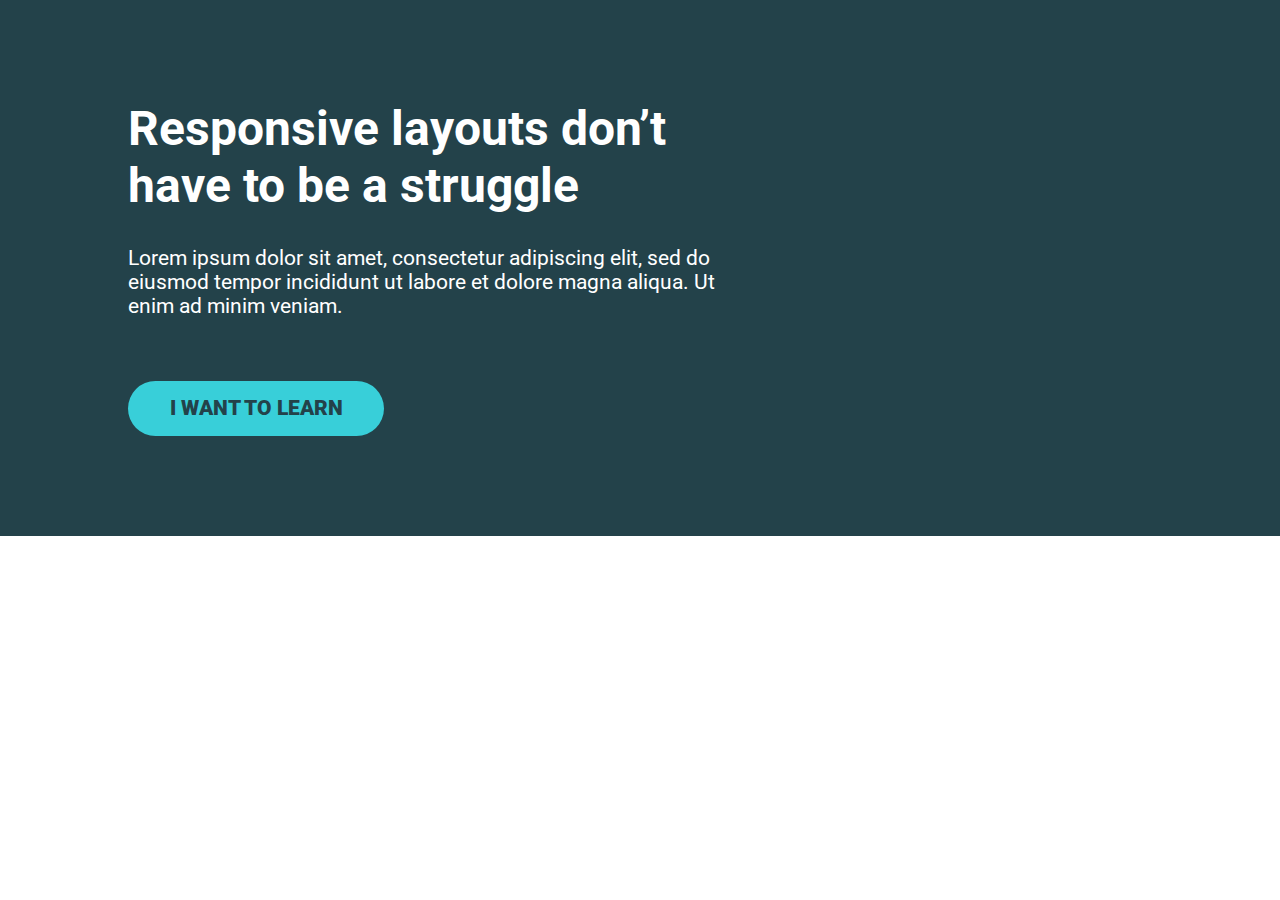
<file: 02-6 - challenge 2/02-6 - challenge 2/index.html>
<!DOCTYPE html>
<html lang="en">
<head>
    <meta charset="UTF-8">
    <meta name="viewport" content="width=device-width, initial-scale=1.0">
    <title>Conquering Rsponsive Layouts</title>
    <link href="https://fonts.googleapis.com/css2?family=Roboto:wght@400;900&display=swap" rel="stylesheet"> 
    <link rel="stylesheet" href="style.css">
</head>
<body>
    <div class="hero">
        <div class="container row">
            <div class="hero__text">
                <h1>Responsive layouts don’t have to be a struggle</h1>
                <p>Lorem ipsum dolor sit amet, consectetur adipiscing elit, sed do eiusmod tempor incididunt ut labore et dolore magna aliqua. Ut enim ad minim veniam.</p>
                <a href="#" class="btn">I want to learn</a>
            </div>
        </div>
    </div> 

    

</body>
</html>
</file>
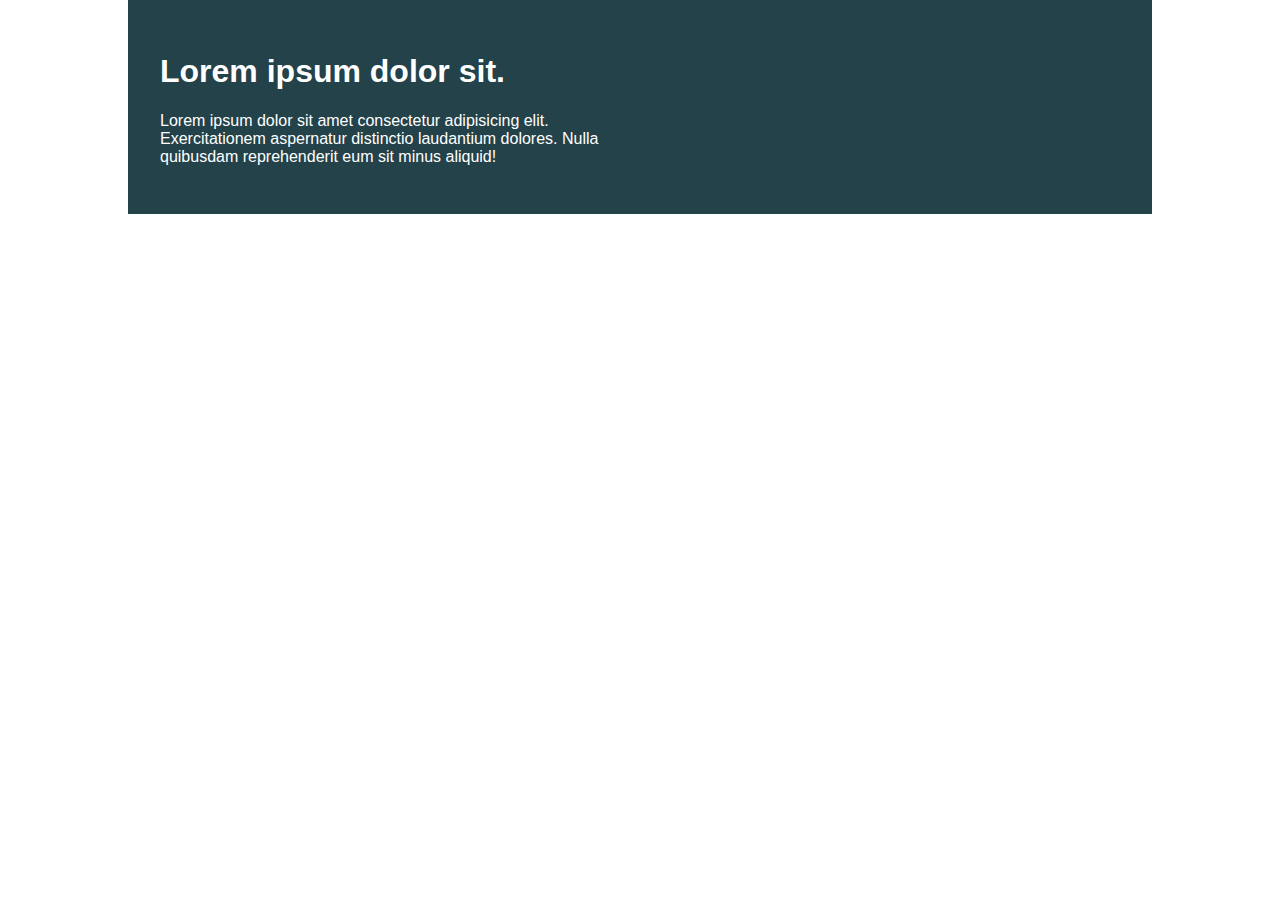
<file: challenge-01/01-4/index.html>
<!DOCTYPE html>
<html lang="en">

<head>
    <meta charset="UTF-8">
    <meta name="viewport" content="width=device-width, initial-scale=1.0">
    <title>Day 01</title>

    <link rel="stylesheet" href="style.css">
</head>

<body>
    <div class="container">
        <div class="intro-content">
            <h1>Lorem ipsum dolor sit.</h1>
            <p>Lorem ipsum dolor sit amet consectetur adipisicing elit. Exercitationem aspernatur distinctio laudantium
                dolores. Nulla quibusdam reprehenderit eum sit minus aliquid!</p>
        </div>
    </div>
</body>

</html>
</file>
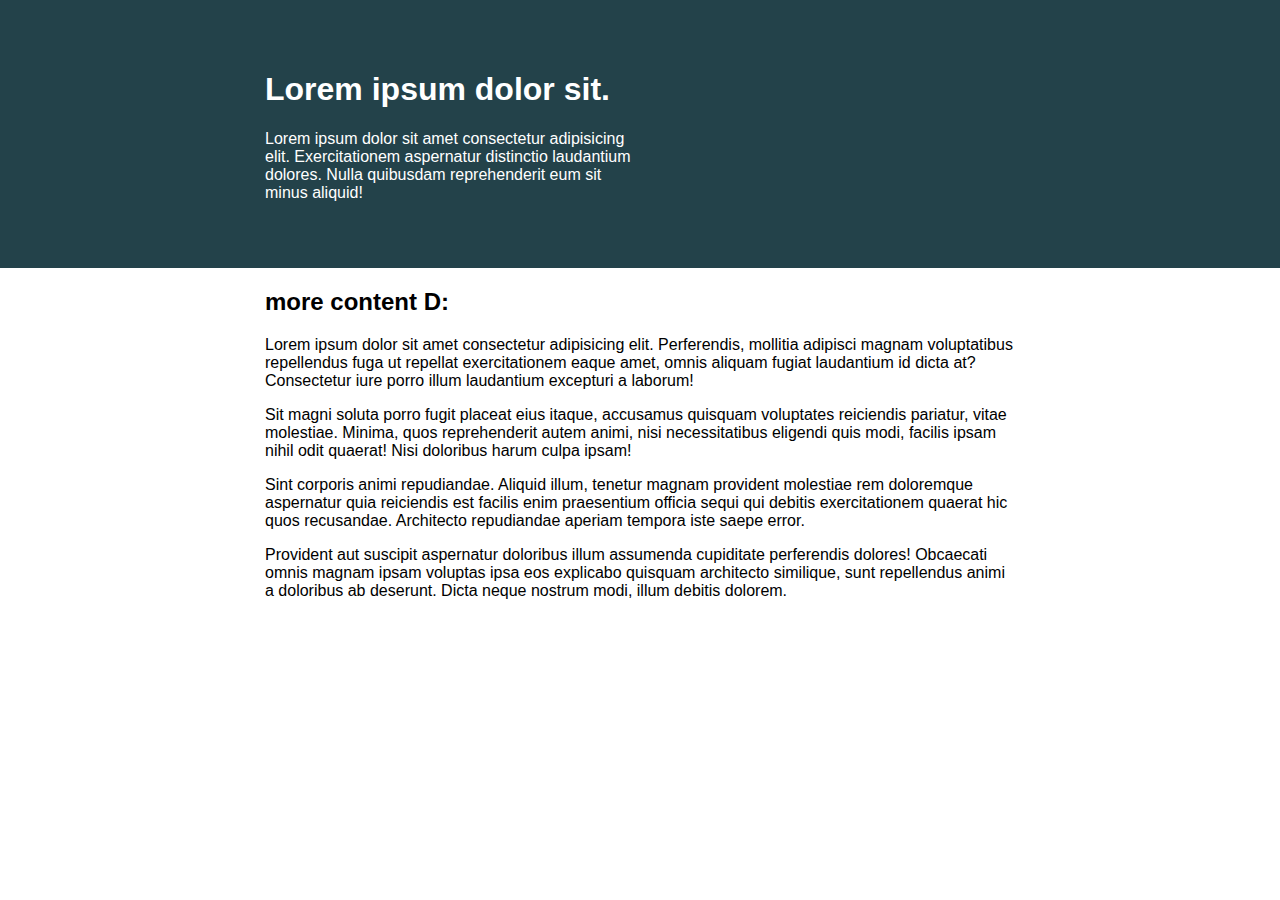
<file: challenge-02/01-7/index.html>
<!DOCTYPE html>
<html lang="en">

<head>
    <meta charset="UTF-8">
    <meta name="viewport" content="width=device-width, initial-scale=1.0">
    <title>Day 01</title>

    <link rel="stylesheet" href="style.css">
</head>

<body>
    <div class="wrapper">
        <div class="container">
            <div class="intro-content">
                <h1>Lorem ipsum dolor sit.</h1>
                <p>Lorem ipsum dolor sit amet consectetur adipisicing elit. Exercitationem aspernatur distinctio
                    laudantium
                    dolores. Nulla quibusdam reprehenderit eum sit minus aliquid!</p>
            </div>
        </div>
    </div>

    <div class="container">
        <h2>more content D:</h2>
        <p>Lorem ipsum dolor sit amet consectetur adipisicing elit. Perferendis, mollitia adipisci magnam voluptatibus
            repellendus fuga ut repellat exercitationem eaque amet, omnis aliquam fugiat laudantium id dicta at?
            Consectetur iure porro illum laudantium excepturi a laborum!</p>
        <p>Sit magni soluta porro fugit placeat eius itaque, accusamus quisquam voluptates reiciendis pariatur, vitae
            molestiae. Minima, quos reprehenderit autem animi, nisi necessitatibus eligendi quis modi, facilis ipsam
            nihil odit quaerat! Nisi doloribus harum culpa ipsam!</p>
        <p>Sint corporis animi repudiandae. Aliquid illum, tenetur magnam provident molestiae rem doloremque aspernatur
            quia reiciendis est facilis enim praesentium officia sequi qui debitis exercitationem quaerat hic quos
            recusandae. Architecto repudiandae aperiam tempora iste saepe error.</p>
        <p>Provident aut suscipit aspernatur doloribus illum assumenda cupiditate perferendis dolores! Obcaecati omnis
            magnam ipsam voluptas ipsa eos explicabo quisquam architecto similique, sunt repellendus animi a doloribus
            ab deserunt. Dicta neque nostrum modi, illum debitis dolorem.</p>
    </div>

</body>

</html>
</file>
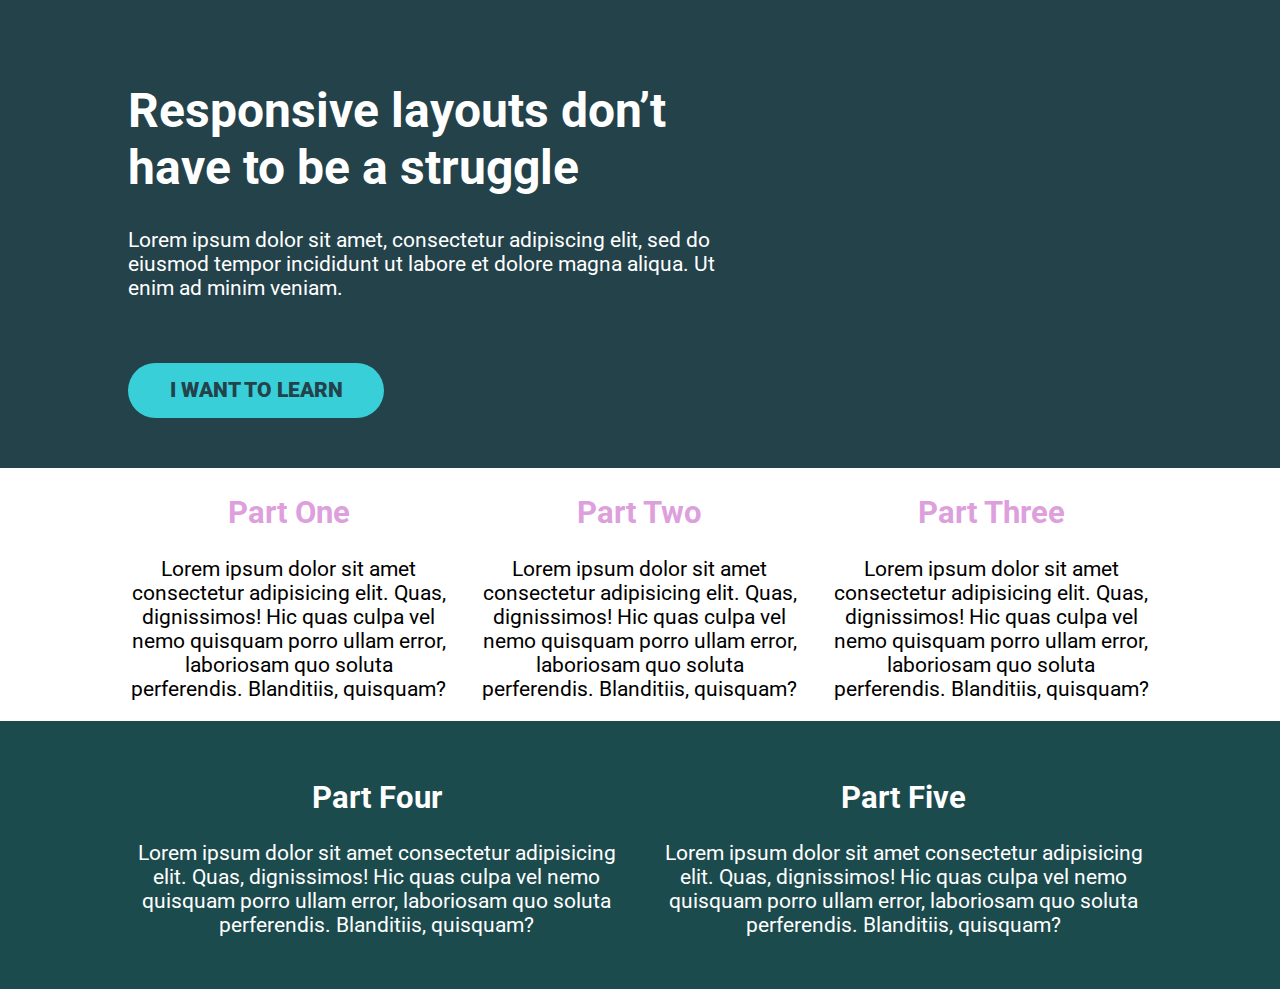
<file: challenge03-finished/02-1/index.html>
<!DOCTYPE html>
<html lang="en">

<head>
    <meta charset="UTF-8">
    <meta name="viewport" content="width=device-width, initial-scale=1.0">
    <title>Document</title>
    <link href="https://fonts.googleapis.com/css2?family=Roboto:wght@400;900&display=swap" rel="stylesheet">
    <link rel="stylesheet" href="style.css">
</head>

<body>
    <div class="hero">
        <div class="container">
            <div class="hero__text">
                <h1>Responsive layouts don’t have to be a struggle</h1>
                <p>Lorem ipsum dolor sit amet, consectetur adipiscing elit, sed do eiusmod tempor incididunt ut labore
                    et dolore magna aliqua. Ut enim ad minim veniam.</p>
                <a href="#" class="btn">I want to learn</a>
            </div>
        </div>
    </div>
    <!-- flex-section  -->
    <section class="three-col">
        <div class="container row">
            <div class="col">
                <h2>Part One</h2>
                <p>Lorem ipsum dolor sit amet consectetur adipisicing elit. Quas, dignissimos! Hic quas culpa vel
                    nemo quisquam porro ullam error, laboriosam quo soluta perferendis. Blanditiis, quisquam?</p>
            </div>
            <div class="col">
                <h2>Part Two</h2>
                <p>Lorem ipsum dolor sit amet consectetur adipisicing elit. Quas, dignissimos! Hic quas culpa vel
                    nemo quisquam porro ullam error, laboriosam quo soluta perferendis. Blanditiis, quisquam?</p>
            </div>
            <div class="col">
                <h2>Part Three</h2>
                <p>Lorem ipsum dolor sit amet consectetur adipisicing elit. Quas, dignissimos! Hic quas culpa vel
                    nemo quisquam porro ullam error, laboriosam quo soluta perferendis. Blanditiis, quisquam?</p>
            </div>
        </div>
    </section>
    <section class="two-col">
        <div class="container row">
            <div class="col">
                <h2>Part Four</h2>
                <p>Lorem ipsum dolor sit amet consectetur adipisicing elit. Quas, dignissimos! Hic quas culpa vel nemo
                    quisquam porro ullam error, laboriosam quo soluta perferendis. Blanditiis, quisquam?</p>
            </div>
            <div class="col">
                <h2>Part Five</h2>
                <p>Lorem ipsum dolor sit amet consectetur adipisicing elit. Quas, dignissimos! Hic quas culpa vel nemo
                    quisquam porro ullam error, laboriosam quo soluta perferendis. Blanditiis, quisquam?</p>
            </div>
        </div>
    </section>
</body>

</html>
</file>
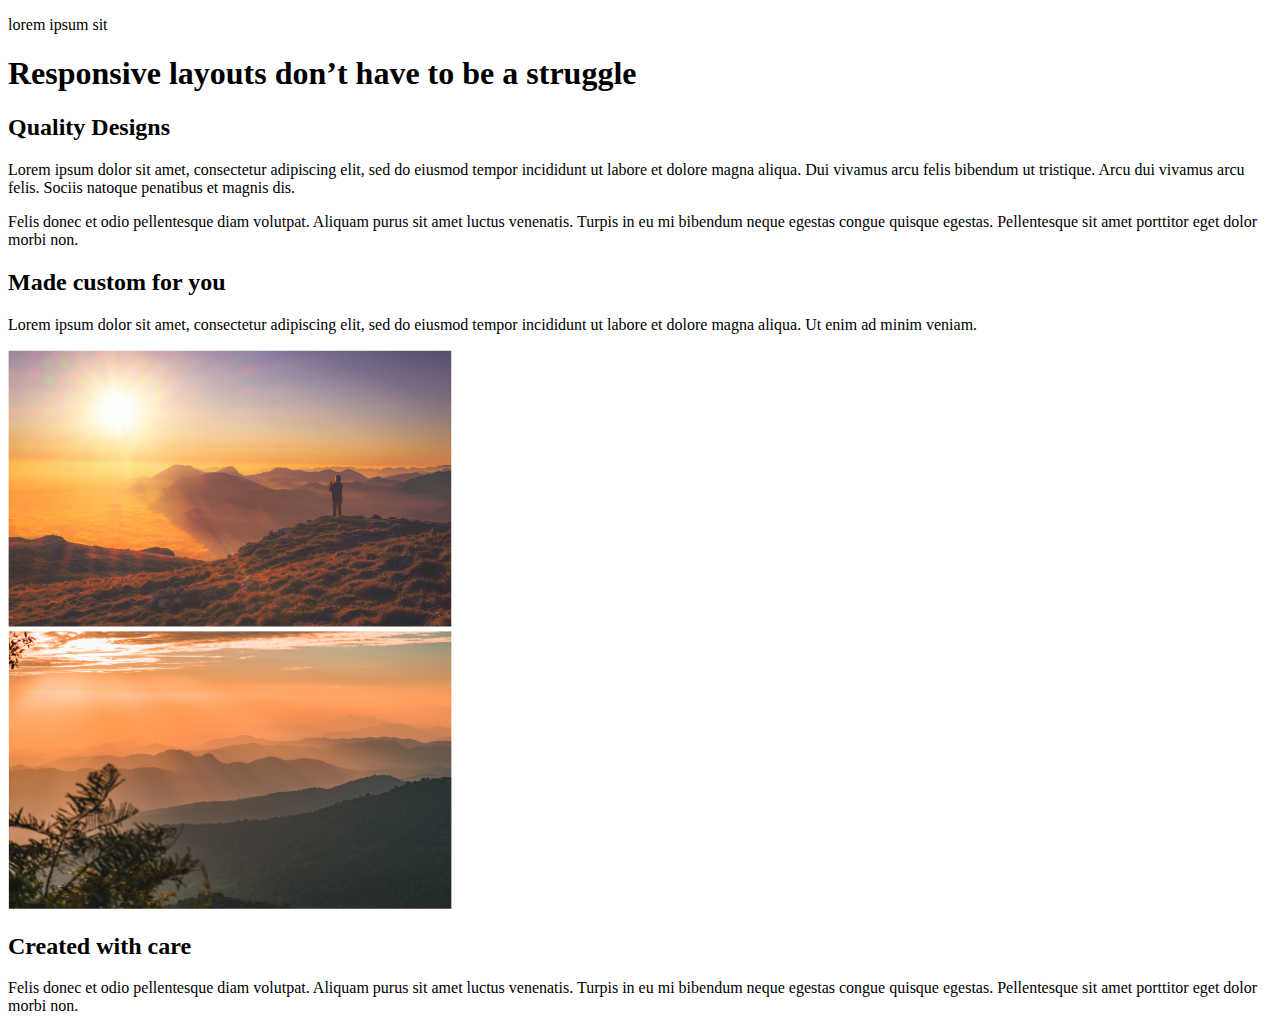
<file: flexbox-challenge-4/html-finished/index.html>
<!DOCTYPE html>
<html lang="en">
<head>
    <meta charset="UTF-8">
    <meta name="viewport" content="width=device-width, initial-scale=1.0">
    <title>Conquering Responsive Layouts</title>
</head>
<body>
    <section class="intro">
        <div class="container">
            <p class="intro__text">lorem ipsum sit</p>
            <h1 class="intro__title">Responsive layouts don’t have to be a struggle
                </h1>
        </div>
    </section>

    <section class="section-two">
        <div class="container">
            <h2 class="section-title section-title--dark">Quality Designs</h2>
            <div class="row">
                <div class="col">
                    <p>Lorem ipsum dolor sit amet, consectetur adipiscing elit, sed do eiusmod tempor incididunt ut labore et dolore magna aliqua. Dui vivamus arcu felis bibendum ut tristique. Arcu dui vivamus arcu felis. Sociis natoque penatibus et magnis dis. </p>
                </div>
                <div class="col">
                    <p>Felis donec et odio pellentesque diam volutpat. Aliquam purus sit amet luctus venenatis. Turpis in eu mi bibendum neque egestas congue quisque egestas. Pellentesque sit amet porttitor eget dolor morbi non.</p>
                </div>
            </div>
        </div>
    </section>

    <section class="section-three">
        <div class="container row">
            <div class="col">
                <h2 class="section-title">Made custom for you</h2>
                <p>Lorem ipsum dolor sit amet, consectetur adipiscing elit, sed do eiusmod tempor incididunt ut labore et dolore magna aliqua. Ut enim ad minim veniam.</p>
            </div>
            <div class="col">
                <img src="img/image-01.jpg" alt="a sunset over a mountain range">
            </div>
        </div>
    </section>

    <section class="section-four">
        <div class="container row">
            <div class="col">
                <img src="img/image-02.jpg" alt="a sunset over a mountain range with tree branches in the foreground">
            </div>
            <div class="col">
                <h2 class="section-title">Created with care</h2>
                <p>Felis donec et odio pellentesque diam volutpat. Aliquam purus sit amet luctus venenatis. Turpis in eu mi bibendum neque egestas congue quisque egestas. Pellentesque sit amet porttitor eget dolor morbi non.</p>
            </div>
        </div>
    </section>
</body>
</html>
</file>
<file: style.css>
* {
    box-sizing: border-box;
}

body {
    margin: 0;
}

.parent {
    background-color: #23424A;
    padding: 50px;
    width: 80%;
    margin: 0 auto;
}

.child {
    background-color: #38cfd9;
    padding: 1.5em;
    width: 50%;
}
</file>
<file: 02-6 - challenge 2/style.css>
/* 
////// For this challenge ///////

- All text is in the text.md file

// Requirements
1. Refer to the design specs for the
   overall layout 
2. The image should line up with
   the sidebar in the section
   below

*/

*, *::before, *::after {
    box-sizing: border-box;
}

body {
    margin: 0;
    font-family: 'Roboto', sans-serif;
    font-size: 1.3rem;
}

img {
    max-width: 100%;
}

h1 {
    font-size: 3rem;
    margin-top: 0;
    line-height: 1.2em;
}

.container {
    width: 80%;
    max-width: 1100px;
    margin: 0 auto;
    line-height: 1.5em;
}

.row {
    /* display: flex => flex container */
    display: flex;
    justify-content: space-between;
    
    /* can't use yet */
    /* gap: 100px; */
}

.col {
    /* these are now flex items */
    width: 100%;
}

.col + .col {
    margin-left: 30px;
}

.hero {
    padding: 100px 0;
    background-color: #23424A;
    color: #FFF;
    display: flex;
}

.hero__text { 
    width: 60%;
}

.hero__img {
    width: 32%;
    align-self: flex-start;
    flex: 1;
}

.hero p {
    margin-bottom: 3em;
}

.btn {
    display: inline-block;
    text-decoration: none;
    text-transform: uppercase; 
    color: #23424A;
    font-weight: 900;
    background-color: #38CFD9;
    padding: .75em 2em;
    border-radius: 100px;
}

.btn:hover,
.btn:focus {
    opacity: .75; 
}

.container + .container {
    margin-top: 20px;
}

.two-row {
    padding: 2em;
    margin-top: 40px;
}

.two-row h2 {
    color: #136C72;
}

.three-row {
    background-color: #136C72;
    text-align: center;
    color: white;
    padding: 2em;
    margin-top: 40px;
}
</file>
<file: challenge-03/style.css>
* {
    box-sizing: border-box;
}

body {
    margin: 0;
}

.container {
    background: #23424A;
    color: white;
    padding: 2em; 

}

.inner {
    margin: 0 auto;
    max-width: 750px;
    width: 80%;
    border: solid 1px white;
}

button {
    border-radius: 50px;
    background-color: #38cfd9;
}

button:hover,
:focus {
    background-color: #fff;

}

.innest {
    width: 50%;
}
</file>
<file: challenge-04/style.css>
*, *::before, *::after {
    box-sizing: border-box;
}

body {
    margin: 0;
    font-family: 'Roboto', sans-serif;
    font-size: 1.3em;
}

img {
    max-width: 100%;
}

.hero {
    padding: 50px 0;
    background-color: #23424A;
    color: white;
}

.container {
    width: 80%;
    max-width: 1100px;
    margin: 0 auto;
}

.row {
    display: flex;
    justify-content: space-between;
}

h1 {
    font-size: 3rem;
}

.hero__text {
    width: 60%;
}

.hero__image {
    align-self: flex-start;
    width: 35%;
}

.hero p {
    margin-bottom: 3em;
}

.btn {
    display: inline-block;
    text-decoration: none;
    text-transform: uppercase;
    color: #23424a;
    font-weight: 900;
    background-color: #38cfd9;
    padding: .75em 2em;
    border-radius: 100px;
}
</file>
<file: final-project/style2.css>
*,
*::before,
*::after {
    box-sizing: border-box;
}

html,
body {
    max-width: 100%;
    overflow-x: hidden;
}

body {
    margin: 0;
    padding: 0;
    font-size: 1rem;
    font-family: 'Roboto', sans-serif;
    line-height: 1.5rem;
}

.hero__section__title {
    margin: 0;
}

img {
    width: 100%;
}

/* header elements */

header {
    background: #2E323F;
    color: #fff;
}

.container {
    width: 85%;
    margin: 0 auto;
}


.navigation,
.nav__links {
    display: flex;
    align-items: center;
}

.navigation {
    justify-content: space-between;
}

.logo {
    flex-shrink: 0;
    /* border: 1px solid #fff; */
}

.nav__links {
    flex-shrink: 1;
    /* border: 1px solid #fff; */
}

nav ul {
    display: flex;
}

.nav__item+.nav__item {
    margin-left: 1em;
}

li,
a {
    text-decoration: none;
    list-style-type: none;
}

ul li a {
    color: #fff;
}

/* hero section */

.hero {
    background-color: #3B4050;
    color: #fff;
    padding: 3rem 0;

}

.hero__button {
    color: #fff;
    background-color: #A59678;
    padding: .5rem 1.5rem;
}

.hero__button:hover {
    background-color: #5F7E5B
}

.hero__button:active {
    background-color: #5F7E5B;
    box-shadow: 0 5px #666;
    transform: translateY(4px);
}

.brown {
    color: #A59678;
}

/* second_section  */

.three-col {
    background-color: #DFE0DB;
    margin: 0;
    padding: 3rem 0;
}

.three_col_smaller_screen {
    display: flex;
    flex-direction: column;
}

.three__col__text {
    display: flex;
    flex-direction: column;
    text-align: center;
}

.three__col__text+.three__col__text {
    margin-top: 2rem;
}

/* third__section */

.third__section {
    padding: 3rem 0;

} 

/* bg__dark  */

.bg__dark {
    background-color: #3B4050;
    padding: 1rem;
    color: #fff;
}

.bg__dark+.bg__dark {
    margin-top: 1rem;
}

/* footer  */

footer {
    padding: 2rem 0;
}

@media only screen and (min-width: 700px) {

    /* second_section  */
    body {
        font-size: 1.2rem;
        line-height: 1.4rem;
    }

    .hero__section__title,
    .hero__section__title span {
        font-size: 3rem;
        line-height: 1.1em;
    }

    .hero__text {
        height: 100%;
        margin-left: 2.5rem;

        display: flex;
        flex-direction: column;
        align-items: flex-start;
        justify-content: flex-end;
    }

    .second_div {
        display: flex;
        text-align: center;
    }

    .second_section_smaller_screen {
        display: flex;
        flex-direction: row;
    }

    .section_div+.section_div {
        margin: 0 0 0 1.5rem;
    }

    /* third section  */

    .third__section {
        display: flex;
        flex-direction: column;
    }

    .aside__at__screens {
        display: flex;
        flex-direction: row;
    }

    /* footer */

    .footer_flex {
        display: flex;
        flex-direction: column;
        justify-content: center;
        align-items: center;
    }

    .footer__groups {
        display: flex;
        justify-content: space-between;
    }

    .last__text {
        width: 35%;
    }

    .footer__links {
        display: flex;
    }

    .footer__links {
        flex-shrink: 0;
        flex-grow: 1;
        width: 55%;
        justify-content: flex-end;
    }

    .last__links + .last__links {
        margin-left: 1rem;
    }

}

@media only screen and ( min-width: 1200px){

    body {
        font-size: 1.4rem;
        line-height: 1.8rem;
    }

    .brown {
        font-size: 2rem;
    }
    
    .row {
        display: flex;
        align-items: flex-end;
    }

    /* header */

    header a {
        align-self: center;
    }

     header a img:hover {
            background-color: #5F7E5B
        }
        
        header a img:active {
            background-color: #5F7E5B;
            box-shadow: 0 5px #666;
            transform: translateY(4px);
        }
    
    
    /* hero  */
    
    .hero {
        display: flex;
        justify-content: space-between;
    }
    
    .hero__section__title,
    .hero__section__title span {
        font-size: 5rem;
        line-height: 1.1em;
        width: 40%;
    }

    .hero__text {
        width: 55%;
    }

    /* third section  */

    .third__section {
        display: flex;
        flex-direction: row;
        align-items: flex-start;
    }

    /* main */

    main {
        margin-right: 5rem;
    }


    /* aside  */

    .aside__at__screens {
        display: flex;
        flex-direction: column;
    }

    .section_div {
        margin: 0;
    }

    .section_div+.section_div {
        margin: 1.2rem 0 0 0;
    }


}
</file>
<file: flexbox-challenge-4-finished/style.css>
*,
*::before,
*::after {
    box-sizing: border-box;
}

/* 

font-family: 'Roboto', sans-serif;
font-family: 'Playfair Display', serif;

*/

body {
    margin: 0;
    font-family: 'Roboto', sans-serif;
    font-size: 1.3125rem;
    line-height: 1.6;
    color: #222C2A;
}

img {
    max-width: 100%;
}

h1,
h2 {
    font-family: 'Playfair Display', serif;
    font-weight: 900;
    margin-top: 0;
    line-height: 1.1;
}

section {
    padding: 4em 0;
}

.container {
    width: 85%;
    margin: 0 auto;
}

.section-title {
    font-size: 2.25rem;
    color: #F3EED9;
}

.section-title--dark {
    color: #824936;
    align-self: center;
}

.intro {
    background: #F3EED9;
    text-align: center;
    color: #824936;
    min-height: 660px;

    display: flex;
    align-items: center;
}

.intro__text {
    text-transform: uppercase;
    letter-spacing: 10px;
    font-size: 1.125rem;
    color: #222C2A;
    margin: 0 0 .25em;
}

.intro__title {
    font-size: 3rem;
}

.section-three {
    background-color: #222C2A;
    color: #fff;
}

.section-four {
    background-color: #824936;
    color: #fff;
}

@media (min-width: 800px) {
    .row {
        display: flex;
    }

    .col {
        width: 100%;
    }

    .col+.col {
        margin-left: 5em;
    }

    .intro__title {
        font-size: 3.75rem;
    }
}
</file>
<file: flexbox-challenge-4/style.css>
*::before,
*::after {
    box-sizing: border-box;
}

body {
    margin: 0;
    font-family: 'Roboto', sans-serif;
    font-size: 1.3125;
    line-height: 1.6;
    color: #222C2A;

    min-height: 100vh;
    /* mobile viewport bug fix */
    min-height: -webkit-fill-available;

}

img {
    max-width: 100%;
}

h1,
h2 {
    margin-top: 0;
    font-weight: 900;
    line-height: 1.1;
    font-family: 'Playfair Display', serif;
}

section {
    padding: 4em 0;
}

.container {
    width: 85%;
    margin: 0 auto;
}

.section-title {
    font-size: 2.25rem;
    color: #F3EED9;
}

.section__title--dark {
    color: #824936;
}

.intro {
    background-color: #F3EED9;
    padding: 12.5em 0;
    text-align: center;
    color: #824936;
    min-height: 560px;

    display: flex;
    align-items: center;
}

.intro__text {
    text-transform: uppercase;
    letter-spacing: 0.625em;
    font-size: 1.125rem;
    color: #222c2a;
    margin: 0 0 .25em;
}

.intro__title {
    font-size: 3rem;
}

.section-three {
    background-color: #222C2A;
    color: #fff;
}

.section-four {
    background-color: #824936;
    color: #fff;
}

@media (min-width: 800px) {
    .row {
        display: flex;
    }

    .col {
        width: 100%;
    }

    .col+.col {
        margin-left: 5em;
    }

    .intro__title {
        font-size: 3.75rem;
    }

    .container {
        max-width: 1128px;
    }
}
</file>
<file: nav-challenge/style.css>
/* 
////// For this challenge ///////

- All text is in the text.md file

// Requirements
   1. Get all the navigation items next to one another
   2. Add a space between all the items
*/

*, *::before, *::after {
    box-sizing: border-box;
}

body {
    margin: 0;
    font-family: 'Roboto', sans-serif;
    font-size: 1.3rem;
}

img {
    max-width: 100%;
}

h1 {
    font-size: 3rem;
    margin-top: 0;
}

.section-title {
    color: #87629A;
}

.btn {
    display: inline-block;
    text-decoration: none;
    text-transform: uppercase; 
    color: #23424A;
    font-weight: 900;
    background-color: #38CFD9;
    padding: .75em 2em;
    border-radius: 100px;
}

.btn:hover,
.btn:focus {
    opacity: .75; 
}

.container {
    width: 80%;
    max-width: 1100px;
    margin: 0 auto;
}

.row {
    display: flex;
    justify-content: space-between;
}

.col {
    /* these are now flex items */
    width: 100%;
}

.col + .col {
    margin-left: 30px;
}


header {
    background: #136c72;
    padding: 1em 0;
}

.logo {
    margin-right: 1em;
}


.logo a {
    color: white;
    text-decoration: none;
}

.nav {
    display: flex;
    justify-content: space-between;
    align-items: center;
    flex-grow: 1;
}


.nav__list {
    margin: 0;
    padding: 0;
    list-style: none;
    display: flex;
}

.nav__list--primary {
    margin: 0 auto;
}


.nav__list + .nav__list {
    margin-left: 1em;
}

.nav__link {
    color: #fff;
    text-decoration: none;
    text-transform: uppercase;
}

.nav__item + .nav__item{
    margin-left: 1em;
}

.nav__link--button {
    background: #fff;
    color: #136c72;
    padding: .25em 1em;
    border-radius: 10em;
}

.nav__link:hover {
    opacity: .75;
}


.hero {
    padding: 100px 0;
    background-color: #23424A;
    color: #FFF;
}

.hero__text { 
    width: 62%;
}

.hero__img {
    width: 32%;
    align-self: flex-start;
}

.hero p {
    margin-bottom: 3em;
}

.main {
    margin-top: 3em;
}

.primary-content {
    width: 62%;
}

.sidebar {
    width: 32%;
    padding: 1em;
    text-align: center;
    color: #fff;
    background-color: #136c72;
}


@media (max-width: 600px){
    .row {
        display: block;
    }

    .hero__text,
    .hero__img,
    .primary-content,
    .sidebar {
        width: 100%;
    }

}
</file>
<file: nav-challenge02/style.css>
/* Challenge

   Make the navigation layout work
   on both mobile and large screens.

   Mobile-first, so mobile styles first,
   then add the large screen styles
   inside the existing media query

*/

*, *::before, *::after {
    box-sizing: border-box;
}

body {
    margin: 0;
    font-family: 'Roboto', sans-serif;
    font-size: 1.3rem;
}

img {
    max-width: 100%;
}

h1 {
    font-size: 3rem;
    margin-top: 0;
}

.section-title {
    color: #87629A;
}

.btn {
    display: inline-block;
    text-decoration: none;
    text-transform: uppercase; 
    color: #23424A;
    font-weight: 900;
    background-color: #38CFD9;
    padding: .75em 2em;
    border-radius: 100px;
}

.btn:hover,
.btn:focus {
    opacity: .75; 
}

.container {
    width: 80%;
    max-width: 1100px;
    margin: 0 auto;
    /* added for nav-toggle positioning */
    position: relative;
}

header {
    background: #136c72;
    padding: 1em 0;
    text-align: center;
}

.nav {
    width: 100%;
}

.nav__list {
    margin: 0;
    padding: 0;
    list-style: none;
}

.nav__item {
    margin-top: 0.75em;
}

.nav__link {
    text-decoration: none;
    color: white;
    text-transform: uppercase;
}

.nav__link--button {
    padding: 0.25em 0.75em;
    background: white;
    color: #23424A;
    border-radius: 100px;
}


.nav__list--primary {
    margin-bottom: 2em;
}
.nav__link:hover,
.nav__link:focus {
    opacity: 0.65;
}

.nav-toggle {
    cursor: pointer;
    border: 0;
    width: 3em;
    height: 3em;
    padding: 0em;
    border-radius: 50%;
    background: #072A2D;
    color: white;
    transition: opacity 250ms ease;
    
    position: absolute;
    left: 0;
}

.nav-toggle:focus,
.nav-toggle:hover {
    opacity: .75;
}

.hamburger {
    width: 50%;
    position: relative;
}

.hamburger,
.hamburger::before,
.hamburger::after {
    display: block;
    margin: 0 auto;
    height: 3px;
    background: white;
}

.hamburger::before,
.hamburger::after {
    content: '';
    width: 100%;
}

.hamburger::before {
    transform: translateY(-6px);
}

.hamburger::after {
    transform: translateY(3px);
}

/* made changes here from video
   to make it more accessible.
   
   Works the same :) */
.nav {
    visibility: hidden;
    height: 0;
    position: absolute;
    display: block;
}

.nav--visible {
    visibility: visible;
    height: auto;
    position: relative;
} 


.logo {
    height: 30px;
}


.hero {
    padding: 100px 0;
    background-color: #23424A;
    color: #FFF;
}

.hero__img {
    margin-top: 2em;
}


.hero p {
    margin-bottom: 3em;
}

.main {
    margin-top: 3em;
}


.sidebar {
    padding: 1em;
    text-align: center;
    color: #fff;
    background-color: #136c72;

}



@media (min-width: 800px) {

    
    .nav-toggle {
        display: none;
    }

    .nav {
        visibility: visible;
        display: flex;
        justify-content: flex-end;
        height: auto;
        align-items: center;
        position: relative;
    }

    .row {
        display: flex;
        justify-content: space-between;

    }

    .nav__list {
        display: flex;
        margin: 0;
        justify-content: center;
    }

    .nav__item {
        margin: 0 0 0 0.75em;
    }

    .hero__text {
        width: 62%;
    }
    
    .hero__img {
        width: 32%;
        align-self: flex-start;
        margin: 0;
    }
    
    .primary-content {
        width: 62%;
    }

    .sidebar {
        width: 32%;
    }
    
    
}
</file>
<file: port-f/style.css>
/* *, ::before, ::after {


    box-sizing: border-box;
}

body {
    font-size: 1.3em;
    font-family: Arial, Helvetica, sans-serif;
    margin: 0;
    line-height:1.2em;
}

.wrapper {
    background-color: lightsteelblue;

}

.container {
    padding: 1.5em;
}

.row {
    display: flex;
}

.fixed {
    display: flex;
    background-color: whitesmoke;
    padding: 2em;

}

.three-li {
    max-width: 100%;
}

.logo {
    flex: 1;
}

img {
    border-radius: 600px;
    width: 65%;
    max-width:120px;
}

.links {
    flex: 2;
    align-self: flex-end;
}

.three-li {
    display: flex;
    justify-content: space-between;
}

li {
    margin-left: 20px;
}

@media screen and (width: 700px){
    .row {
        display: flex;
    }

    .three-li {
        display: flex;
    justify-content: space-between;

    }

    .fixed {
        width: 30%;
        max-width: 400px;
    }

    img {
        width: 85%;
        max-width: 250px;
        border-radius: 100px;
    }
    
    .intro {
        height: 500px;
    }

    .about {
        height: 500px;
    }

    .contact {
        height: 500px;
    }
} */



*, *::before, *::after {
    box-sizing: border-box;
}

body {
    font-size: 1.3em;
    font-family: Arial, Helvetica, sans-serif;
    margin: 0;
    line-height:1.5em;
}

.wrapper {
    background-color: lightsteelblue;

}

.container {
    padding: 1.5em;
}

.row {
    display: flex;
    flex-direction: column;
}


.fixed {
    background-color: burlywood;
}

.logo {
    display: flex;
}

img {
    width: 75%;
    max-width: 300px;
    border-radius: 50px;
    align-self: center;
}

.nav {
    justify-content: flex-end;
    display: flex;
}

.nav-link {
    padding: 4rem;
}

.intro, .about,
.proj, .contact {
    height: 400px;
    padding: 3em;
    margin-top: 1.2em;
    background-color: lightpink;
}


@media screen and (min-width: 700px){
    .row {
        display: flex;
        flex-direction: row;
    }

    .links {
        display: flex;
    }

    .nav {
        display: flex;
        flex-direction: column;
    }


}
</file>
<file: 02-6 - challenge 2/02-6 - challenge 2/style.css>
/* 
////// For this challenge ///////

- All text is in the text.md file

// Requirements
1. Refer to the design specs for the
   overall layout 
2. The image should line up with
   the sidebar in the section
   below

*/

*, *::before, *::after {
    box-sizing: border-box;
}

body {
    margin: 0;
    font-family: 'Roboto', sans-serif;
    font-size: 1.3rem;
}

img {
    max-width: 100%;
}

h1 {
    font-size: 3rem;
    margin-top: 0;
}

.container {
    width: 80%;
    max-width: 1100px;
    margin: 0 auto;
}

.row {
    /* display: flex => flex container */
    display: flex;
    justify-content: space-between;
    
    /* can't use yet */
    /* gap: 100px; */
}

.col {
    /* these are now flex items */
    width: 100%;
}

.col + .col {
    margin-left: 30px;
}

.hero {
    padding: 100px 0;
    background-color: #23424A;
    color: #FFF;
}

.hero__text { 
    width: 62%;
}

.hero__img {
    width: 32%;
    align-self: flex-start;
}

.hero p {
    margin-bottom: 3em;
}

.btn {
    display: inline-block;
    text-decoration: none;
    text-transform: uppercase; 
    color: #23424A;
    font-weight: 900;
    background-color: #38CFD9;
    padding: .75em 2em;
    border-radius: 100px;
}

.btn:hover,
.btn:focus {
    opacity: .75; 
}
</file>
<file: challenge-01/01-4/style.css>
* { box-sizing: border-box; }

body {
    margin: 0;
    font-family: sans-serif;
}

.container {
    background: #23424A;
    color: white;

    width: 80%;
    margin: 0 auto;
    
    padding: 2em;
    /* height: 300px; */

}

.intro-content {
    width: 50%;
}
</file>
<file: challenge-02/01-7/style.css>
* { box-sizing: border-box; }

body { 
    margin: 0;
    font-family: sans-serif;
} 


.container {
    width: 80%;
    max-width: 750px;
    margin: 0 auto;
}

.wrapper {
    background: #23424A;
    color: white;
    padding: 50px 0; 
}

.intro-content {
    width: 50%;
}
</file>
<file: challenge03-finished/02-1/style.css>
*, *::before, *::after {
    box-sizing: border-box;
}

body {
    margin: 0;
    font-family: 'Roboto', sans-serif;
    font-size: 1.3rem;
}

.hero {
    padding: 50px 0;
    background-color: #23424A;
    color: #FFF;

}

.container {
    width: 80%;
    max-width: 1100px;
    margin: 0 auto;

}

h1 {
    font-size: 3rem;
}

.hero__text {
    width: 60%;
}

.hero p {
    margin-bottom: 3em;
}

.btn {
    display: inline-block;
    text-decoration: none;
    text-transform: uppercase;
    color: #23424A;
    font-weight: 900;
    background-color: #38CFD9;
    padding: .75em 2em;
    border-radius: 100px;
}

.btn:hover,
.btn:focus {
    opacity: .75; 
}

.row {
    display: flex;
    justify-content: center;
    align-items: baseline;
    display: flex;
   
}

.col {
    width: 100%;
    flex: 1;

}

.col + .col {
    margin-left: 30px;
}

.three-col {
    text-align: center;
}

.three-col h2 {
    color: plum;
}

.two-col {
    text-align: center;
    background-color: rgb(28, 75, 78);
    padding: 1.5em 0;
    color: white;

}
</file>
